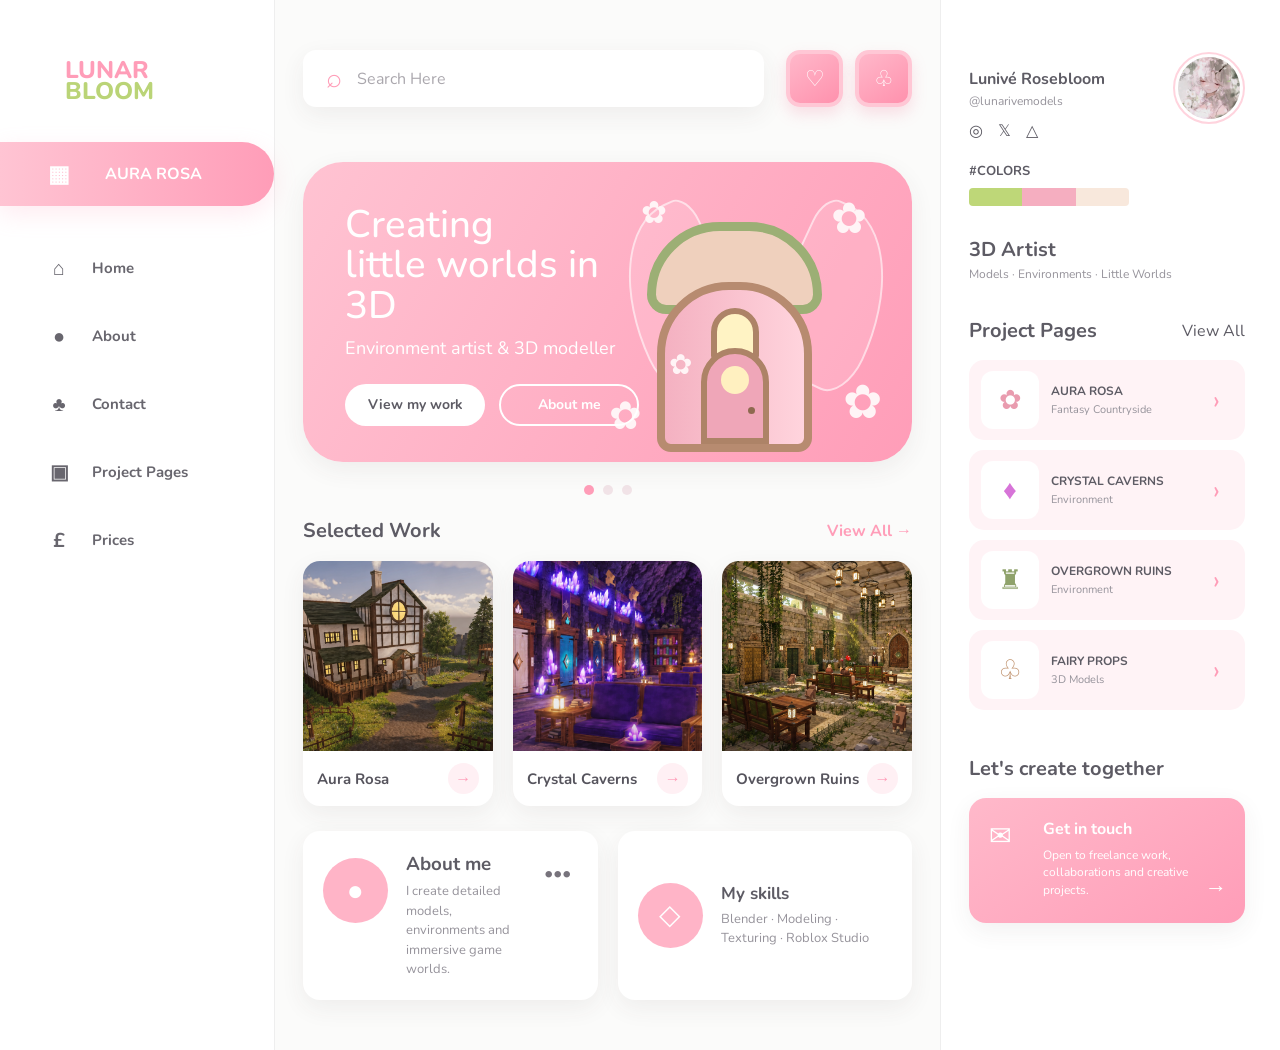
<file: index.html>
<!DOCTYPE html>
<html lang="en">

<head>
<meta charset="UTF-8">
<meta name="viewport" content="width=device-width,initial-scale=1.0">

<title>3D Artist Portfolio | Lunar Bloom</title>

<link rel="preconnect" href="https://fonts.googleapis.com">
<link rel="preconnect" href="https://fonts.gstatic.com" crossorigin>
<link href="https://fonts.googleapis.com/css2?family=Nunito:wght@400;500;600;700;800&display=swap" rel="stylesheet">

<link rel="stylesheet" href="style.css">

<style>
/* PROJECT CARDS */
.home-project{display:block;overflow:hidden;border-radius:17px;background:#fff;box-shadow:0 8px 25px rgba(70,50,60,.07);transition:.25s}
.home-project:hover{transform:translateY(-5px);box-shadow:0 14px 32px rgba(70,50,60,.12)}
.home-project-image{position:relative;height:190px;overflow:hidden}
.home-project-image img{width:100%;height:100%;display:block;object-fit:cover;transition:.45s}
.home-project:hover img{transform:scale(1.045);filter:brightness(1.04)}
.home-project-image:after{content:"";position:absolute;inset:0;background:linear-gradient(180deg,transparent 60%,rgba(25,15,30,.16))}
.home-project-info{height:55px;padding:0 14px;display:flex;align-items:center;justify-content:space-between}
.home-project-info h3{font-size:15px;color:#56545d}
.home-project-arrow{width:31px;height:31px;display:flex;align-items:center;justify-content:center;border-radius:50%;background:#fff0f4;color:#ff9db8;transition:.2s}
.home-project:hover .home-project-arrow{background:#ff9db8;color:#fff;transform:translateX(2px)}

/* PROFILE */
.avatar{width:72px;height:72px;padding:3px;overflow:hidden;border:2px solid #ffd4de;border-radius:50%;background:#fff}
.avatar img{width:100%;height:100%;display:block;object-fit:cover;border-radius:50%}

/* ABOUT CARD */
.about-card{align-items:flex-start;transition:.35s ease}
.about-card .information-icon{margin-top:7px}

.about-card-content{
flex:1;
min-width:0
}

.about-short{
margin-top:5px;
color:#96939b;
font-size:13px;
line-height:1.5
}

.about-expanded{
max-height:0;
overflow:hidden;
opacity:0;
transition:max-height .45s ease,opacity .3s ease,margin .3s ease
}

.about-card.expanded .about-expanded{
max-height:300px;
margin-top:13px;
opacity:1
}

.about-expanded p{
margin:0 0 12px;
color:#96939b;
font-size:13px;
line-height:1.65
}

.about-read-more{
display:inline-flex;
align-items:center;
gap:5px;
color:#e883a1;
font-size:12px;
font-weight:800
}

.about-read-more:hover{
color:#cf6e8d
}

.about-toggle{
flex:0 0 auto;
margin:5px 0 0 10px;
padding:5px 7px;
border:0;
background:none;
color:#77737c;
font-size:18px;
cursor:pointer;
transition:.2s
}

.about-toggle:hover{
color:#ff9db8
}

.about-card.expanded .about-toggle{
transform:rotate(90deg);
color:#ff9db8
}

/* CLEAN SIDEBAR */
.sidebar{padding-bottom:40px}
.main-nav{margin-top:5px}

@media(max-width:850px){
.home-project-image{height:240px}
}

@media(max-width:520px){
.home-project-image{height:210px}
}
</style>

</head>

<body>

<div class="portfolio">


<!-- LEFT SIDEBAR -->
<aside class="sidebar">

<div class="brand">
<span class="brand-pink">LUNAR</span>
<span class="brand-green">BLOOM</span>
</div>

<div class="current-project">
<span class="current-icon">▦</span>
<span>AURA ROSA</span>
</div>

<nav class="main-nav">

<a href="#home" class="nav-item">
<span class="nav-icon">⌂</span>
<span>Home</span>
</a>

<a href="about.html" class="nav-item">
<span class="nav-icon">●</span>
<span>About</span>
</a>

<a href="contact.html" class="nav-item">
<span class="nav-icon">♣</span>
<span>Contact</span>
</a>

<a href="projects.html" class="nav-item">
<span class="nav-icon">▣</span>
<span>Project Pages</span>
</a>

<a href="prices.html" class="nav-item">
<span class="nav-icon">£</span>
<span>Prices</span>
</a>

</nav>

</aside>


<!-- CENTER -->
<main class="content" id="home">


<!-- TOP -->
<header class="topbar">

<div class="search">

<span class="search-symbol">
⌕
</span>

<input
type="text"
id="searchInput"
placeholder="Search Here"
>

</div>

<div class="top-actions">

<button aria-label="Messages">
♡
</button>

<button aria-label="Notifications">
♧
</button>

</div>

</header>


<!-- HERO -->
<section class="hero">

<div class="hero-copy">

<h1>
Creating<br>
little worlds in 3D
</h1>

<p>
Environment artist &amp; 3D modeller
</p>

<div class="hero-actions">

<a href="projects.html" class="primary-button">
View my work
</a>

<a href="about.html" class="secondary-button">
About me
</a>

</div>

</div>


<div class="hero-visual">

<div class="fairy-wing wing-left"></div>
<div class="fairy-wing wing-right"></div>

<div class="cottage">

<div class="cottage-top"></div>

<div class="cottage-main">

<div class="cottage-window"></div>

<div class="cottage-door">
<span class="door-window"></span>
<span class="door-handle"></span>
</div>

</div>

</div>

<span class="hero-flower flower-1">✿</span>
<span class="hero-flower flower-2">✿</span>
<span class="hero-flower flower-3">✿</span>
<span class="hero-flower flower-4">✿</span>
<span class="hero-flower flower-5">✿</span>

</div>

</section>


<div class="hero-dots">
<button class="hero-dot active"></button>
<button class="hero-dot"></button>
<button class="hero-dot"></button>
</div>


<!-- SELECTED WORK -->
<section class="projects" id="projects">

<div class="section-header">

<h2>
Selected Work
</h2>

<a href="projects.html">
<button>
View All →
</button>
</a>

</div>


<div class="project-cards">


<!-- AURA ROSA -->
<a href="aura-rosa.html" class="home-project" data-project="aura rosa">

<div class="home-project-image">

<img
src="aura-rosa-hero.png"
alt="Aura Rosa fantasy countryside environment"
>

</div>

<div class="home-project-info">

<h3>
Aura Rosa
</h3>

<span class="home-project-arrow">
→
</span>

</div>

</a>


<!-- CRYSTAL CAVERNS -->
<a href="crystal-caverns.html" class="home-project" data-project="crystal caverns">

<div class="home-project-image">

<img
src="crystal-caverns-card.png"
alt="Crystal Caverns fantasy environment"
>

</div>

<div class="home-project-info">

<h3>
Crystal Caverns
</h3>

<span class="home-project-arrow">
→
</span>

</div>

</a>


<!-- OVERGROWN RUINS -->
<a href="overgrown-ruins.html" class="home-project" data-project="overgrown ruins">

<div class="home-project-image">

<img
src="overgrown-ruins-hero.png"
alt="Overgrown Ruins environment"
>

</div>

<div class="home-project-info">

<h3>
Overgrown Ruins
</h3>

<span class="home-project-arrow">
→
</span>

</div>

</a>

</div>

</section>


<!-- ABOUT + SKILLS -->
<section class="information">


<!-- EXPANDABLE ABOUT -->
<article class="information-card about-card" id="aboutCard">

<div class="information-icon">
●
</div>

<div class="about-card-content">

<h3>
About me
</h3>

<p class="about-short">
I create detailed models, environments and immersive game worlds.
</p>


<div class="about-expanded" id="aboutExpanded">

<p>
I've been working with 3D modelling for around two years,
creating environments, buildings, props, maps and other
game assets. I especially enjoy mid-to-low poly work where
I have the creative freedom to experiment with different
worlds and ideas while keeping the player's experience in mind.
</p>

<a href="about.html" class="about-read-more">
Read full story →
</a>

</div>

</div>


<button
class="about-toggle"
id="aboutToggle"
type="button"
aria-label="Expand About Me"
aria-expanded="false"
>
•••
</button>

</article>


<!-- SKILLS -->
<article class="information-card">

<div class="information-icon cube">
◇
</div>

<div class="information-copy">

<h3>
My skills
</h3>

<p>
Blender · Modeling · Texturing · Roblox Studio
</p>

</div>

</article>

</section>

</main>



<!-- RIGHT PANEL -->
<aside class="profile-panel">


<!-- PROFILE -->
<section class="profile">

<div class="profile-top">

<div class="profile-name">

<strong>
Lunivé Rosebloom
</strong>

<span>
@lunarivemodels
</span>

</div>

<div class="avatar">

<img
src="profile-picture.jpg"
alt="Lunivé Rosebloom profile picture"
>

</div>

</div>


<div class="socials">

<a
href="https://www.instagram.com/kait_kaitlin.katie/"
target="_blank"
rel="noopener noreferrer"
aria-label="Instagram"
>
◎
</a>

<a href="#" aria-label="X">
𝕏
</a>

<a href="#" aria-label="ArtStation">
△
</a>

</div>


<strong class="palette-title">
#COLORS
</strong>

<div class="palette">
<span class="palette-green"></span>
<span class="palette-pink"></span>
<span class="palette-cream"></span>
</div>

</section>


<!-- ARTIST -->
<section class="artist-info">

<div class="panel-heading">

<div>

<h2>
3D Artist
</h2>

<p>
Models · Environments · Little Worlds
</p>

</div>

</div>

</section>


<!-- PROJECT PAGES -->
<section class="project-pages">

<div class="panel-heading">

<h2>
Project Pages
</h2>

<a href="projects.html">
View All
</a>

</div>


<a href="aura-rosa.html" class="side-project">

<div class="side-image floral-side">
✿
</div>

<div class="side-project-text">
<strong>AURA ROSA</strong>
<span>Fantasy Countryside</span>
</div>

<span class="side-arrow">›</span>

</a>


<a href="crystal-caverns.html" class="side-project">

<div class="side-image crystal-side">
♦
</div>

<div class="side-project-text">
<strong>CRYSTAL CAVERNS</strong>
<span>Environment</span>
</div>

<span class="side-arrow">›</span>

</a>


<a href="overgrown-ruins.html" class="side-project">

<div class="side-image ruins-side">
♜
</div>

<div class="side-project-text">
<strong>OVERGROWN RUINS</strong>
<span>Environment</span>
</div>

<span class="side-arrow">›</span>

</a>


<a href="fairy-props.html" class="side-project">

<div class="side-image props-side">
♧
</div>

<div class="side-project-text">
<strong>FAIRY PROPS</strong>
<span>3D Models</span>
</div>

<span class="side-arrow">›</span>

</a>

</section>


<!-- CONTACT -->
<section class="contact">

<div class="panel-heading">

<h2>
Let's create together
</h2>

</div>


<a class="contact-box" href="contact.html">

<div class="contact-icon">
✉
</div>

<div class="contact-copy">

<strong>
Get in touch
</strong>

<span>
Open to freelance work,
collaborations and creative projects.
</span>

</div>

<span class="contact-arrow">
→
</span>

</a>

</section>

</aside>

</div>


<script src="script.js"></script>

<script>
const aboutToggle = document.getElementById("aboutToggle");
const aboutCard = document.getElementById("aboutCard");

aboutToggle.addEventListener("click", () => {
    const expanded = aboutCard.classList.toggle("expanded");

    aboutToggle.setAttribute("aria-expanded", expanded);

    aboutToggle.setAttribute(
        "aria-label",
        expanded ? "Collapse About Me" : "Expand About Me"
    );
});
</script>

</body>
</html>

<!-- ===== COMPLETE INDEX.HTML - END ===== -->
</file>
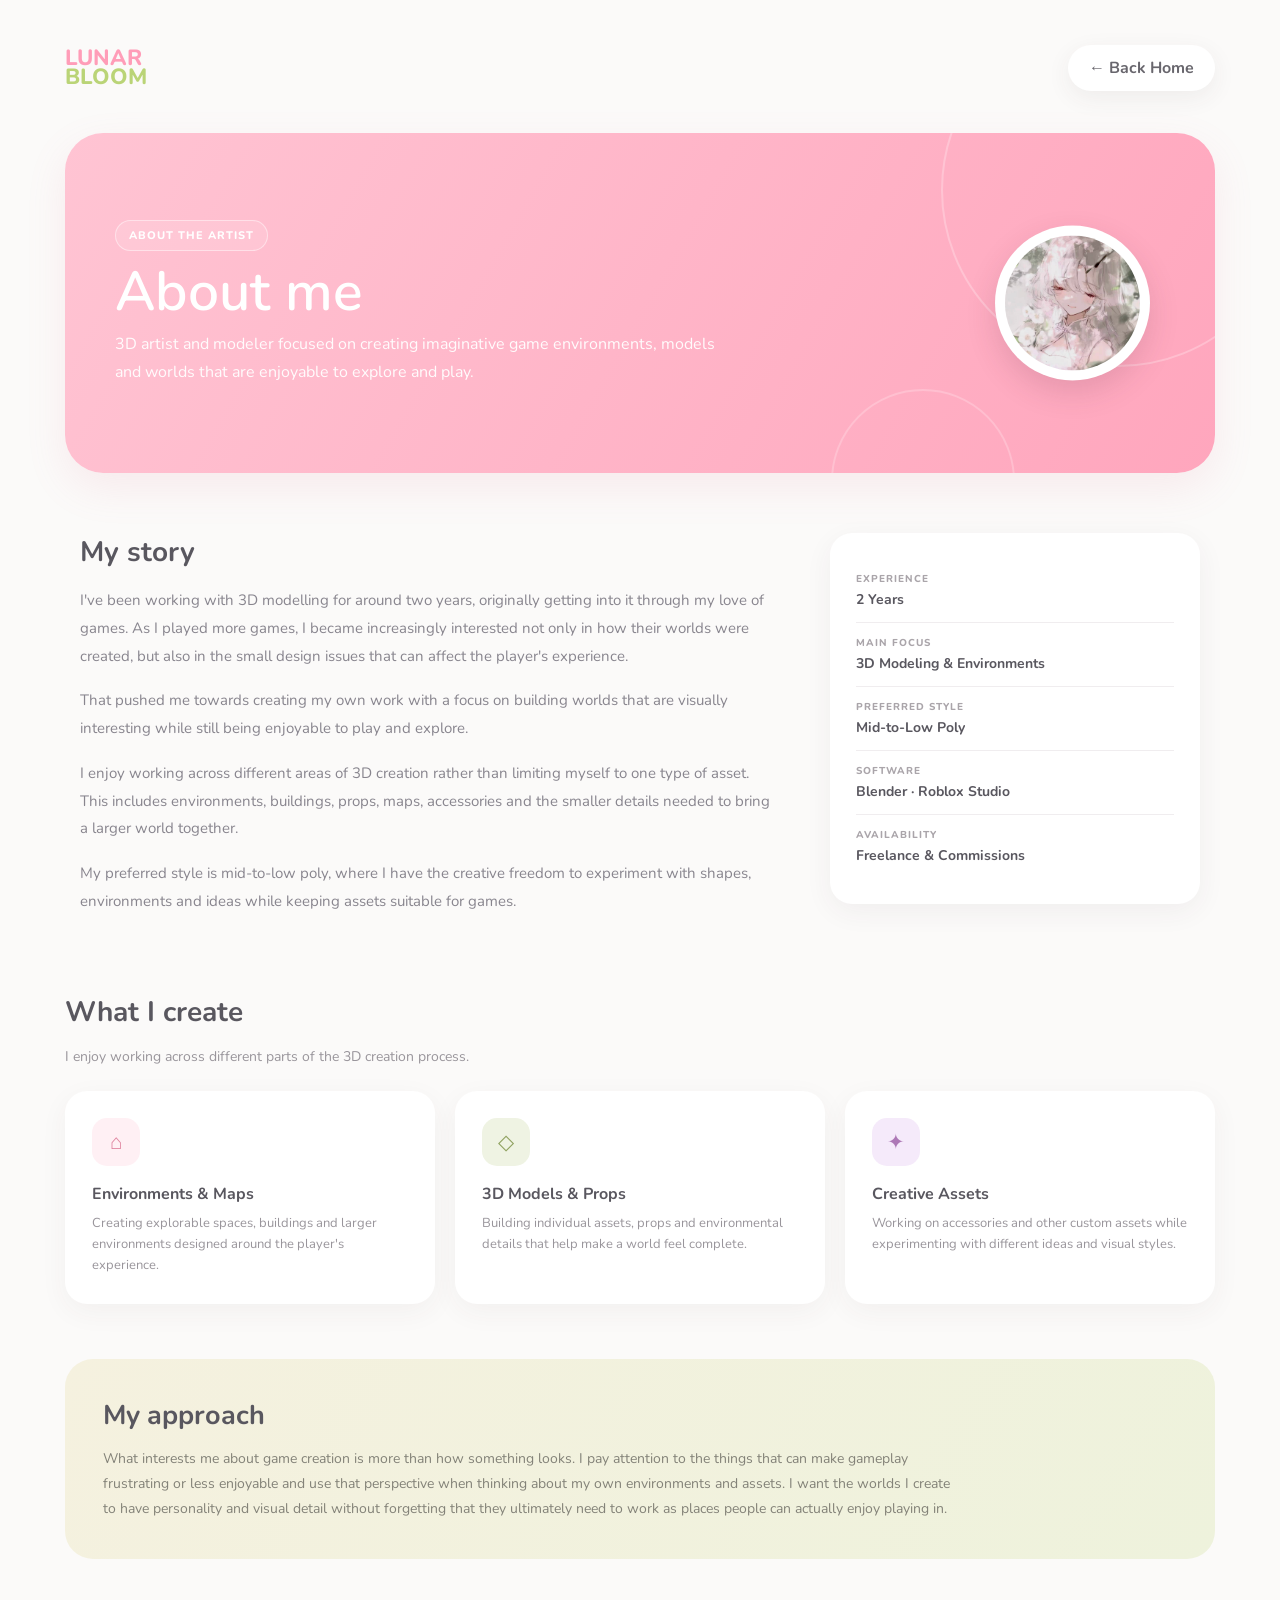
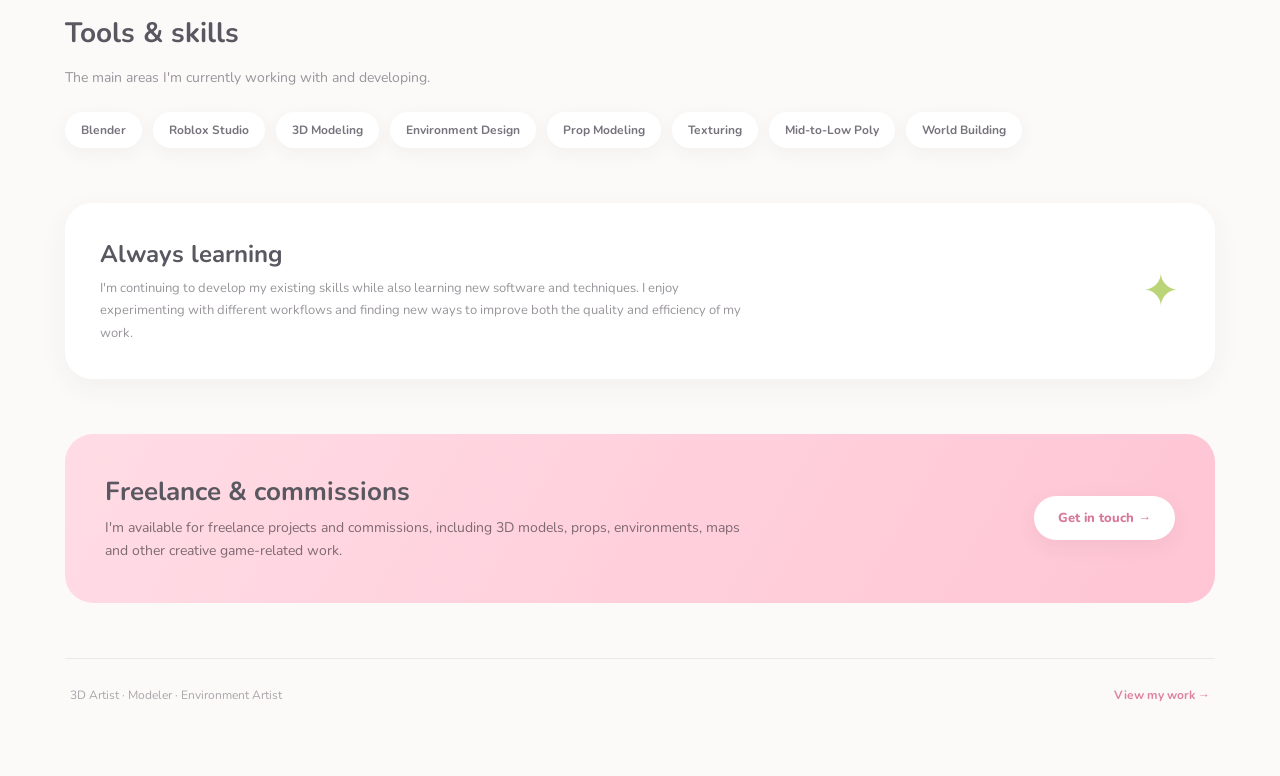
<file: about.html>
<!DOCTYPE html>
<html lang="en">

<head>
<meta charset="UTF-8">
<meta name="viewport" content="width=device-width, initial-scale=1.0">

<title>About Me | Lunar Bloom</title>

<link rel="preconnect" href="https://fonts.googleapis.com">
<link rel="preconnect" href="https://fonts.gstatic.com" crossorigin>
<link href="https://fonts.googleapis.com/css2?family=Nunito:wght@400;500;600;700;800&display=swap" rel="stylesheet">

<link rel="stylesheet" href="style.css">

<style>
*{box-sizing:border-box}

body{
margin:0;
font-family:"Nunito",sans-serif;
background:#fbfaf9;
color:#59575f
}

a{text-decoration:none;color:inherit}

.about-page{
min-height:100vh;
padding:45px
}

.about-container{
max-width:1150px;
margin:auto
}

/* TOP */
.about-top{
margin-bottom:42px;
display:flex;
align-items:center;
justify-content:space-between
}

.about-brand{
font-size:22px;
font-weight:800;
line-height:19px
}

.about-brand span{display:block}
.brand-pink{color:#ff9db8}
.brand-green{color:#bad477}

.back-home{
padding:12px 21px;
border-radius:25px;
background:#fff;
color:#68666d;
font-weight:700;
box-shadow:0 7px 25px rgba(70,50,60,.07);
transition:.2s
}

.back-home:hover{
transform:translateY(-2px);
color:#ff8fac
}

/* HERO */
.about-hero{
position:relative;
min-height:340px;
padding:50px;
display:flex;
align-items:center;
overflow:hidden;
border-radius:38px;
background:linear-gradient(120deg,#ffc4d3,#ffa6bd);
color:#fff;
box-shadow:0 15px 40px rgba(220,120,150,.12)
}

.about-hero:before{
content:"";
position:absolute;
width:350px;
height:350px;
right:-80px;
top:-120px;
border:2px solid rgba(255,255,255,.25);
border-radius:50%
}

.about-hero:after{
content:"";
position:absolute;
width:180px;
height:180px;
right:200px;
bottom:-100px;
border:2px solid rgba(255,255,255,.22);
border-radius:50%
}

.hero-content{
position:relative;
z-index:2;
max-width:650px
}

.hero-label{
display:inline-block;
margin-bottom:13px;
padding:7px 13px;
border:1px solid rgba(255,255,255,.45);
border-radius:20px;
background:rgba(255,255,255,.12);
font-size:11px;
font-weight:800;
letter-spacing:1px
}

.about-hero h1{
margin:0 0 12px;
font-size:55px;
font-weight:600;
line-height:1
}

.about-hero p{
max-width:600px;
margin:0;
font-size:16px;
line-height:1.7;
opacity:.95
}

.hero-profile{
position:absolute;
z-index:2;
right:65px;
top:50%;
width:155px;
height:155px;
padding:5px;
transform:translateY(-50%);
overflow:hidden;
border:5px solid rgba(255,255,255,.85);
border-radius:50%;
background:#fff;
box-shadow:0 12px 30px rgba(90,40,60,.15)
}

.hero-profile img{
width:100%;
height:100%;
display:block;
object-fit:cover;
border-radius:50%
}

/* BIO */
.bio{
padding:60px 15px;
display:grid;
grid-template-columns:1.5fr .8fr;
gap:55px
}

.bio h2,
.section-title h2{
margin:0 0 16px;
font-size:28px
}

.bio-text p{
margin:0 0 17px;
color:#88858e;
font-size:15px;
line-height:1.85
}

.quick-info{
padding:26px;
align-self:start;
border-radius:22px;
background:#fff;
box-shadow:0 8px 28px rgba(70,50,60,.06)
}

.info-row{
padding:13px 0;
border-bottom:1px solid #f0edef
}

.info-row:last-child{border:0}

.info-row span,
.info-row strong{
display:block
}

.info-row span{
margin-bottom:4px;
color:#aaa5aa;
font-size:10px;
font-weight:800;
letter-spacing:1px;
text-transform:uppercase
}

.info-row strong{
font-size:14px
}

/* WHAT I CREATE */
.section-title{
margin-bottom:25px
}

.section-title p{
margin:0;
color:#99959b;
font-size:14px
}

.create-grid{
display:grid;
grid-template-columns:repeat(3,1fr);
gap:20px
}

.create-card{
padding:27px;
border-radius:22px;
background:#fff;
box-shadow:0 8px 28px rgba(70,50,60,.05);
transition:.25s
}

.create-card:hover{
transform:translateY(-4px);
box-shadow:0 14px 32px rgba(70,50,60,.09)
}

.create-icon{
width:48px;
height:48px;
margin-bottom:17px;
display:flex;
align-items:center;
justify-content:center;
border-radius:15px;
background:#fff0f4;
color:#df829e;
font-size:21px
}

.green-icon{
background:#eff3e3;
color:#8fa15f
}

.purple-icon{
background:#f5eafa;
color:#ad78b6
}

.create-card h3{
margin:0 0 8px;
font-size:16px
}

.create-card p{
margin:0;
color:#99959b;
font-size:13px;
line-height:1.65
}

/* APPROACH */
.approach{
margin-top:55px;
padding:38px;
border-radius:28px;
background:linear-gradient(120deg,#f5f1df,#eef2dc)
}

.approach h2{
margin:0 0 12px;
font-size:27px
}

.approach p{
max-width:850px;
margin:0;
color:#838278;
font-size:14px;
line-height:1.8
}

/* SKILLS */
.skills-section{
margin-top:55px
}

.skills{
display:flex;
flex-wrap:wrap;
gap:11px
}

.skill{
padding:10px 16px;
border-radius:22px;
background:#fff;
box-shadow:0 5px 18px rgba(70,50,60,.05);
color:#77737c;
font-size:12px;
font-weight:700
}

/* LEARNING */
.learning{
margin-top:55px;
padding:35px;
display:flex;
align-items:center;
justify-content:space-between;
gap:30px;
border-radius:27px;
background:#fff;
box-shadow:0 8px 28px rgba(70,50,60,.05)
}

.learning h2{
margin:0 0 7px;
font-size:24px
}

.learning p{
max-width:650px;
margin:0;
color:#99959b;
font-size:13px;
line-height:1.7
}

.learning-icon{
font-size:45px;
color:#bad477
}

/* AVAILABILITY */
.availability{
margin-top:55px;
padding:40px;
display:flex;
align-items:center;
justify-content:space-between;
gap:30px;
border-radius:28px;
background:linear-gradient(120deg,#ffdce5,#ffc5d4)
}

.availability h2{
margin:0 0 7px;
font-size:26px
}

.availability p{
max-width:650px;
margin:0;
color:#7e6971;
font-size:14px;
line-height:1.7
}

.contact-button{
padding:13px 24px;
flex-shrink:0;
border-radius:25px;
background:#fff;
color:#d97998;
font-size:13px;
font-weight:800;
box-shadow:0 6px 20px rgba(100,50,70,.07);
transition:.2s
}

.contact-button:hover{
transform:translateX(3px)
}

/* FOOTER */
.about-footer{
margin-top:55px;
padding:28px 5px;
display:flex;
align-items:center;
justify-content:space-between;
border-top:1px solid #ebe8e9;
color:#aaa5aa;
font-size:12px
}

.about-footer a{
color:#df829e;
font-weight:700
}

/* RESPONSIVE */
@media(max-width:850px){

.about-page{padding:25px}

.hero-profile{
width:115px;
height:115px;
right:35px
}

.about-hero h1{
font-size:45px
}

.hero-content{
max-width:500px
}

.bio{
grid-template-columns:1fr;
gap:30px
}

.create-grid{
grid-template-columns:1fr 1fr
}

}

@media(max-width:600px){

.about-page{padding:18px}

.about-hero{
padding:35px 25px 160px
}

.about-hero h1{
font-size:40px
}

.hero-profile{
width:105px;
height:105px;
left:25px;
right:auto;
top:auto;
bottom:28px;
transform:none
}

.bio{
padding:45px 5px
}

.create-grid{
grid-template-columns:1fr
}

.approach,
.learning,
.availability{
padding:27px
}

.learning,
.availability{
align-items:flex-start;
flex-direction:column
}

.about-footer{
align-items:flex-start;
flex-direction:column;
gap:10px
}

}
</style>

</head>

<body>

<div class="about-page">
<div class="about-container">


<!-- TOP -->
<header class="about-top">

<a href="index.html" class="about-brand">
<span class="brand-pink">LUNAR</span>
<span class="brand-green">BLOOM</span>
</a>

<a href="index.html" class="back-home">
← Back Home
</a>

</header>


<!-- HERO -->
<section class="about-hero">

<div class="hero-content">

<span class="hero-label">
ABOUT THE ARTIST
</span>

<h1>
About me
</h1>

<p>
3D artist and modeler focused on creating imaginative
game environments, models and worlds that are enjoyable
to explore and play.
</p>

</div>


<div class="hero-profile">

<img
src="profile-picture.jpg"
alt="Lunivé Rosebloom profile picture"
>

</div>

</section>


<!-- MAIN BIO -->
<section class="bio">

<div class="bio-text">

<h2>
My story
</h2>

<p>
I've been working with 3D modelling for around two years,
originally getting into it through my love of games. As I
played more games, I became increasingly interested not
only in how their worlds were created, but also in the
small design issues that can affect the player's experience.
</p>

<p>
That pushed me towards creating my own work with a focus
on building worlds that are visually interesting while
still being enjoyable to play and explore.
</p>

<p>
I enjoy working across different areas of 3D creation
rather than limiting myself to one type of asset. This
includes environments, buildings, props, maps,
accessories and the smaller details needed to bring a
larger world together.
</p>

<p>
My preferred style is mid-to-low poly, where I have the
creative freedom to experiment with shapes, environments
and ideas while keeping assets suitable for games.
</p>

</div>


<div class="quick-info">

<div class="info-row">
<span>Experience</span>
<strong>2 Years</strong>
</div>

<div class="info-row">
<span>Main Focus</span>
<strong>3D Modeling &amp; Environments</strong>
</div>

<div class="info-row">
<span>Preferred Style</span>
<strong>Mid-to-Low Poly</strong>
</div>

<div class="info-row">
<span>Software</span>
<strong>Blender · Roblox Studio</strong>
</div>

<div class="info-row">
<span>Availability</span>
<strong>Freelance &amp; Commissions</strong>
</div>

</div>

</section>


<!-- WHAT I CREATE -->
<section>

<div class="section-title">

<h2>
What I create
</h2>

<p>
I enjoy working across different parts of the 3D creation process.
</p>

</div>


<div class="create-grid">


<article class="create-card">

<div class="create-icon">
⌂
</div>

<h3>
Environments &amp; Maps
</h3>

<p>
Creating explorable spaces, buildings and larger
environments designed around the player's experience.
</p>

</article>


<article class="create-card">

<div class="create-icon green-icon">
◇
</div>

<h3>
3D Models &amp; Props
</h3>

<p>
Building individual assets, props and environmental
details that help make a world feel complete.
</p>

</article>


<article class="create-card">

<div class="create-icon purple-icon">
✦
</div>

<h3>
Creative Assets
</h3>

<p>
Working on accessories and other custom assets while
experimenting with different ideas and visual styles.
</p>

</article>


</div>

</section>


<!-- APPROACH -->
<section class="approach">

<h2>
My approach
</h2>

<p>
What interests me about game creation is more than how
something looks. I pay attention to the things that can
make gameplay frustrating or less enjoyable and use that
perspective when thinking about my own environments and
assets. I want the worlds I create to have personality
and visual detail without forgetting that they ultimately
need to work as places people can actually enjoy playing in.
</p>

</section>


<!-- SKILLS -->
<section class="skills-section">

<div class="section-title">

<h2>
Tools &amp; skills
</h2>

<p>
The main areas I'm currently working with and developing.
</p>

</div>


<div class="skills">

<span class="skill">Blender</span>
<span class="skill">Roblox Studio</span>
<span class="skill">3D Modeling</span>
<span class="skill">Environment Design</span>
<span class="skill">Prop Modeling</span>
<span class="skill">Texturing</span>
<span class="skill">Mid-to-Low Poly</span>
<span class="skill">World Building</span>

</div>

</section>


<!-- LEARNING -->
<section class="learning">

<div>

<h2>
Always learning
</h2>

<p>
I'm continuing to develop my existing skills while also
learning new software and techniques. I enjoy experimenting
with different workflows and finding new ways to improve
both the quality and efficiency of my work.
</p>

</div>

<div class="learning-icon">
✦
</div>

</section>


<!-- AVAILABILITY -->
<section class="availability">

<div>

<h2>
Freelance &amp; commissions
</h2>

<p>
I'm available for freelance projects and commissions,
including 3D models, props, environments, maps and other
creative game-related work.
</p>

</div>

<a href="contact.html" class="contact-button">
Get in touch →
</a>

</section>


<!-- FOOTER -->
<footer class="about-footer">

<span>
3D Artist · Modeler · Environment Artist
</span>

<a href="projects.html">
View my work →
</a>

</footer>


</div>
</div>

</body>
</html>

<!-- ===== COMPLETE ABOUT.HTML - END ===== -->
</file>
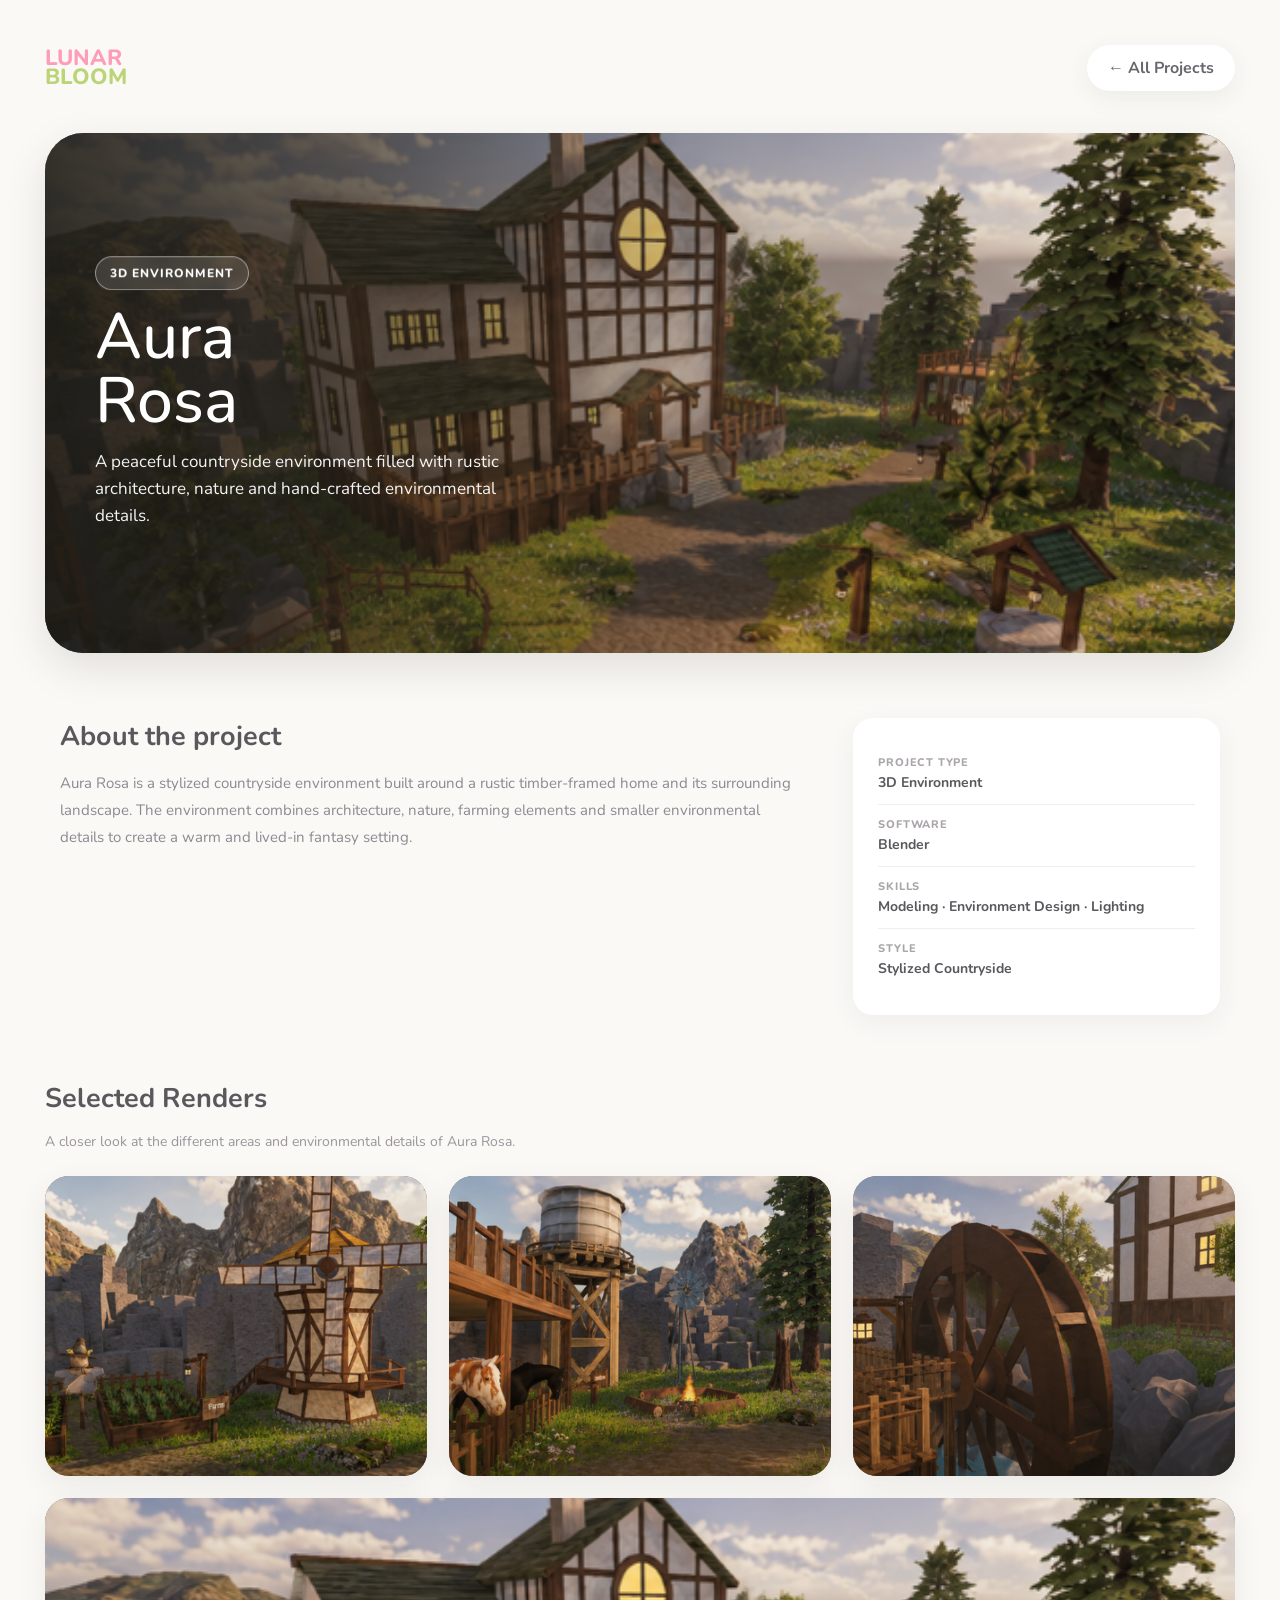
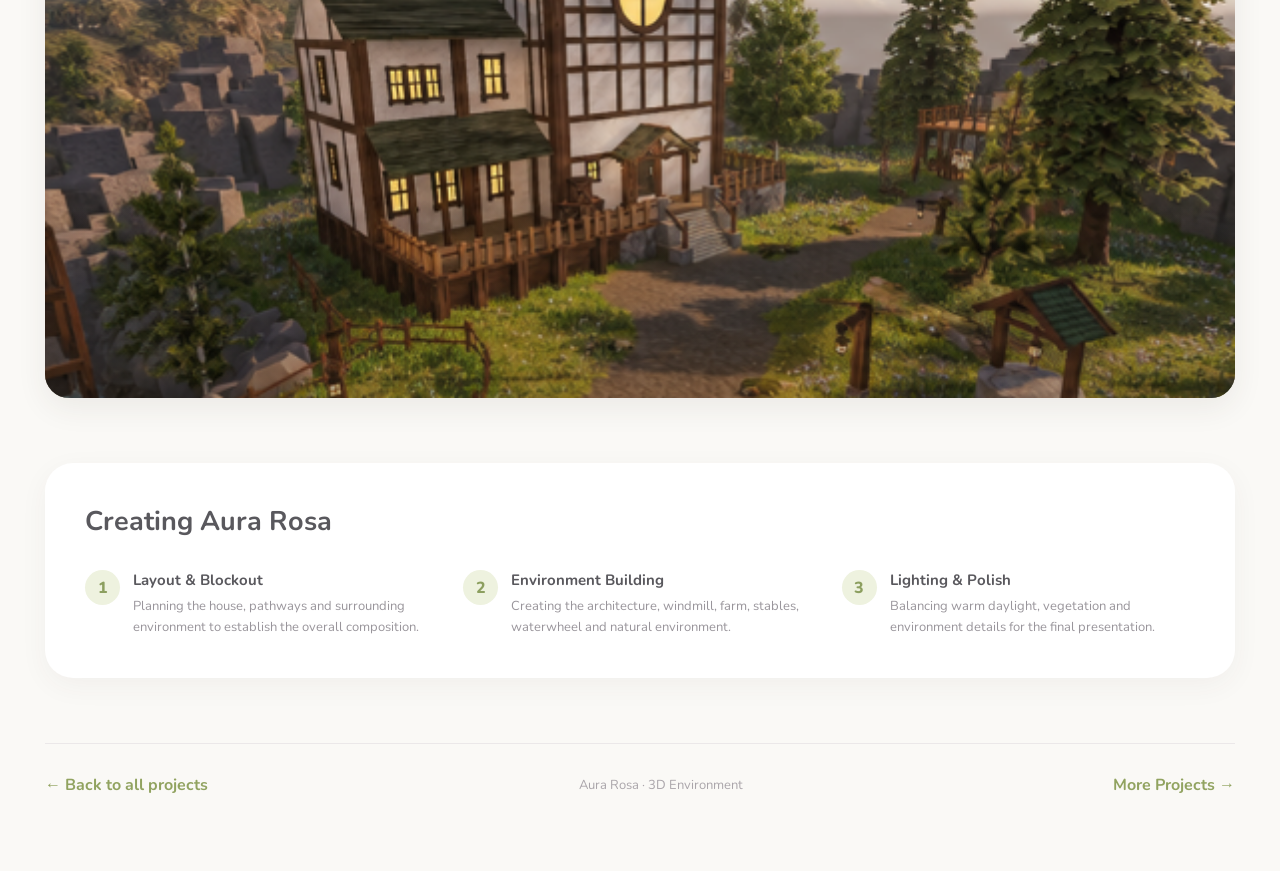
<file: aura-rosa.html>
<!DOCTYPE html>
<html lang="en">

<head>
<meta charset="UTF-8">
<meta name="viewport" content="width=device-width, initial-scale=1.0">

<title>Aura Rosa | 3D Portfolio</title>

<link rel="preconnect" href="https://fonts.googleapis.com">
<link rel="preconnect" href="https://fonts.gstatic.com" crossorigin>
<link href="https://fonts.googleapis.com/css2?family=Nunito:wght@400;500;600;700;800&display=swap" rel="stylesheet">

<link rel="stylesheet" href="style.css">

<style>
.aura-page{min-height:100vh;padding:45px;background:#faf9f6;color:#59585d}
.aura-container{max-width:1250px;margin:auto}

/* TOP */
.aura-top{display:flex;align-items:center;justify-content:space-between;margin-bottom:42px}
.aura-brand{font-size:22px;font-weight:800;line-height:19px}
.aura-brand span{display:block}
.brand-pink{color:#ff9db8}
.brand-green{color:#bad477}

.back-projects{padding:12px 21px;border-radius:25px;background:#fff;color:#68666d;font-weight:700;box-shadow:0 7px 25px rgba(70,50,60,.07);transition:.2s}
.back-projects:hover{transform:translateY(-2px);color:#9aaa68}

/* HERO */
.aura-hero{position:relative;height:520px;overflow:hidden;border-radius:38px;background:#665f50;box-shadow:0 15px 40px rgba(70,55,40,.13)}
.hero-image{position:absolute;inset:0;width:100%;height:100%;object-fit:cover;object-position:center;display:block}
.hero-overlay{position:absolute;inset:0;z-index:2;background:linear-gradient(90deg,rgba(28,27,22,.88) 0%,rgba(38,34,26,.63) 27%,rgba(40,36,27,.2) 53%,rgba(25,23,18,.02) 80%)}
.aura-hero-copy{position:absolute;z-index:5;left:50px;top:50%;transform:translateY(-50%);color:#fff}
.aura-label{display:inline-block;margin-bottom:15px;padding:8px 14px;border:1px solid rgba(255,255,255,.45);border-radius:20px;background:rgba(255,255,255,.13);backdrop-filter:blur(5px);font-size:12px;font-weight:800;letter-spacing:1px}
.aura-hero h1{margin-bottom:15px;font-size:64px;font-weight:500;line-height:1}
.aura-hero p{max-width:410px;font-size:17px;line-height:1.6;opacity:.95}

/* ABOUT */
.project-intro{display:grid;grid-template-columns:2fr 1fr;gap:60px;padding:65px 15px}
.project-intro h2,.renders-title h2{margin-bottom:15px;font-size:27px}
.project-intro p{color:#8d8991;line-height:1.8;font-size:15px}

.project-details{padding:25px;border-radius:20px;background:#fff;box-shadow:0 8px 28px rgba(70,50,60,.06)}
.detail{padding:12px 0;border-bottom:1px solid #f0edef}
.detail:last-child{border:0}
.detail span,.detail strong{display:block}
.detail span{margin-bottom:3px;color:#aaa5aa;font-size:11px;font-weight:800;text-transform:uppercase;letter-spacing:.8px}
.detail strong{font-size:14px}

/* RENDERS */
.renders-title{margin-bottom:25px}
.renders-title p{color:#99959b;font-size:14px}

.render-gallery{display:grid;grid-template-columns:repeat(3,1fr);gap:22px}

.render-card{position:relative;height:300px;overflow:hidden;border-radius:24px;background:#756e5c;box-shadow:0 10px 30px rgba(70,55,40,.08);transition:.25s}

.render-card:hover{transform:translateY(-5px);box-shadow:0 16px 35px rgba(70,55,40,.15)}

.render-card img{width:100%;height:100%;display:block;object-fit:cover;transition:transform .45s ease,filter .45s ease}

.render-card:hover img{transform:scale(1.035);filter:brightness(1.04)}

.render-wide{grid-column:1/-1;height:500px}

.render-caption{position:absolute;left:18px;bottom:18px;z-index:3;padding:8px 13px;border-radius:20px;background:rgba(35,30,23,.7);backdrop-filter:blur(7px);color:#fff;font-size:11px;font-weight:800;letter-spacing:.5px;opacity:0;transform:translateY(5px);transition:.25s}

.render-card:hover .render-caption{opacity:1;transform:translateY(0)}

.render-card:after{content:"";position:absolute;inset:0;background:linear-gradient(180deg,transparent 60%,rgba(30,25,18,.22));pointer-events:none}

/* PROCESS */
.process{margin-top:65px;padding:40px;border-radius:28px;background:#fff;box-shadow:0 8px 28px rgba(70,50,60,.05)}
.process h2{margin-bottom:30px;font-size:27px}
.process-grid{display:grid;grid-template-columns:repeat(3,1fr);gap:25px}
.process-step{position:relative;padding-left:48px}

.step-number{position:absolute;left:0;top:0;width:35px;height:35px;display:flex;align-items:center;justify-content:center;border-radius:50%;background:#eef2df;color:#8c9f5f;font-weight:800}

.process-step h3{margin-bottom:6px;font-size:15px}
.process-step p{color:#99959b;font-size:13px;line-height:1.6}

/* BOTTOM */
.bottom-nav{margin-top:65px;padding:30px 0;display:flex;align-items:center;justify-content:space-between;border-top:1px solid #ebe8e9}
.bottom-nav a{font-weight:700;color:#91a360}
.bottom-nav span{color:#aaa5aa;font-size:13px}

/* RESPONSIVE */
@media(max-width:900px){
.aura-page{padding:25px}
.aura-hero{height:480px}
.aura-hero h1{font-size:50px}
.aura-hero-copy{left:35px}
.project-intro{grid-template-columns:1fr;gap:30px}
.render-gallery{grid-template-columns:1fr 1fr}
.render-wide{grid-column:1/-1;height:400px}
.process-grid{grid-template-columns:1fr}
}

@media(max-width:600px){
.aura-page{padding:18px}
.aura-hero{height:500px}
.aura-hero-copy{left:25px;right:25px}
.aura-hero h1{font-size:42px}
.aura-hero p{max-width:270px;font-size:15px}
.hero-image{object-position:58% center}
.hero-overlay{background:linear-gradient(90deg,rgba(28,27,22,.92),rgba(38,34,26,.4))}
.project-intro{padding:45px 5px}
.render-gallery{grid-template-columns:1fr}
.render-card,.render-wide{grid-column:auto;height:280px}
.process{padding:25px}
.bottom-nav{align-items:flex-start;flex-direction:column;gap:15px}
}
</style>

</head>

<body>

<div class="aura-page">
<div class="aura-container">

<!-- TOP -->
<header class="aura-top">

<a href="index.html" class="aura-brand">
<span class="brand-pink">LUNAR</span>
<span class="brand-green">BLOOM</span>
</a>

<a href="projects.html" class="back-projects">
← All Projects
</a>

</header>


<!-- HERO -->
<section class="aura-hero">

<img
src="aura-rosa-hero.png"
alt="Aura Rosa fantasy countryside environment"
class="hero-image"
>

<div class="hero-overlay"></div>

<div class="aura-hero-copy">

<span class="aura-label">
3D ENVIRONMENT
</span>

<h1>
Aura<br>
Rosa
</h1>

<p>
A peaceful countryside environment filled
with rustic architecture, nature and
hand-crafted environmental details.
</p>

</div>

</section>


<!-- ABOUT -->
<section class="project-intro">

<div>

<h2>About the project</h2>

<p>
Aura Rosa is a stylized countryside environment built
around a rustic timber-framed home and its surrounding
landscape. The environment combines architecture, nature,
farming elements and smaller environmental details to
create a warm and lived-in fantasy setting.
</p>

</div>


<div class="project-details">

<div class="detail">
<span>Project Type</span>
<strong>3D Environment</strong>
</div>

<div class="detail">
<span>Software</span>
<strong>Blender</strong>
</div>

<div class="detail">
<span>Skills</span>
<strong>Modeling · Environment Design · Lighting</strong>
</div>

<div class="detail">
<span>Style</span>
<strong>Stylized Countryside</strong>
</div>

</div>

</section>


<!-- SELECTED RENDERS -->
<section>

<div class="renders-title">

<h2>Selected Renders</h2>

<p>
A closer look at the different areas and environmental details of Aura Rosa.
</p>

</div>


<div class="render-gallery">

<!-- WINDMILL -->
<div class="render-card">

<img
src="aura-rosa-windmill.png"
alt="Aura Rosa windmill and farm"
>

<span class="render-caption">
WINDMILL &amp; FARM
</span>

</div>


<!-- STABLES -->
<div class="render-card">

<img
src="aura-rosa-stables.png"
alt="Aura Rosa horse stables and campfire"
>

<span class="render-caption">
STABLES
</span>

</div>


<!-- WATERWHEEL -->
<div class="render-card">

<img
src="aura-rosa-waterwheel.png"
alt="Aura Rosa wooden waterwheel"
>

<span class="render-caption">
WATERWHEEL
</span>

</div>


<!-- WIDE ENVIRONMENT -->
<div class="render-card render-wide">

<img
src="aura-rosa-hero.png"
alt="Wide view of Aura Rosa"
>

<span class="render-caption">
FULL ENVIRONMENT
</span>

</div>

</div>

</section>


<!-- PROCESS -->
<section class="process">

<h2>Creating Aura Rosa</h2>

<div class="process-grid">

<div class="process-step">

<span class="step-number">1</span>

<h3>Layout &amp; Blockout</h3>

<p>
Planning the house, pathways and surrounding
environment to establish the overall composition.
</p>

</div>


<div class="process-step">

<span class="step-number">2</span>

<h3>Environment Building</h3>

<p>
Creating the architecture, windmill, farm,
stables, waterwheel and natural environment.
</p>

</div>


<div class="process-step">

<span class="step-number">3</span>

<h3>Lighting &amp; Polish</h3>

<p>
Balancing warm daylight, vegetation and
environment details for the final presentation.
</p>

</div>

</div>

</section>


<!-- BOTTOM -->
<footer class="bottom-nav">

<a href="projects.html">
← Back to all projects
</a>

<span>
Aura Rosa · 3D Environment
</span>

<a href="projects.html">
More Projects →
</a>

</footer>

</div>
</div>

</body>
</html>

<!-- ===== COMPLETE AURA-ROSA.HTML - END ===== -->
</file>
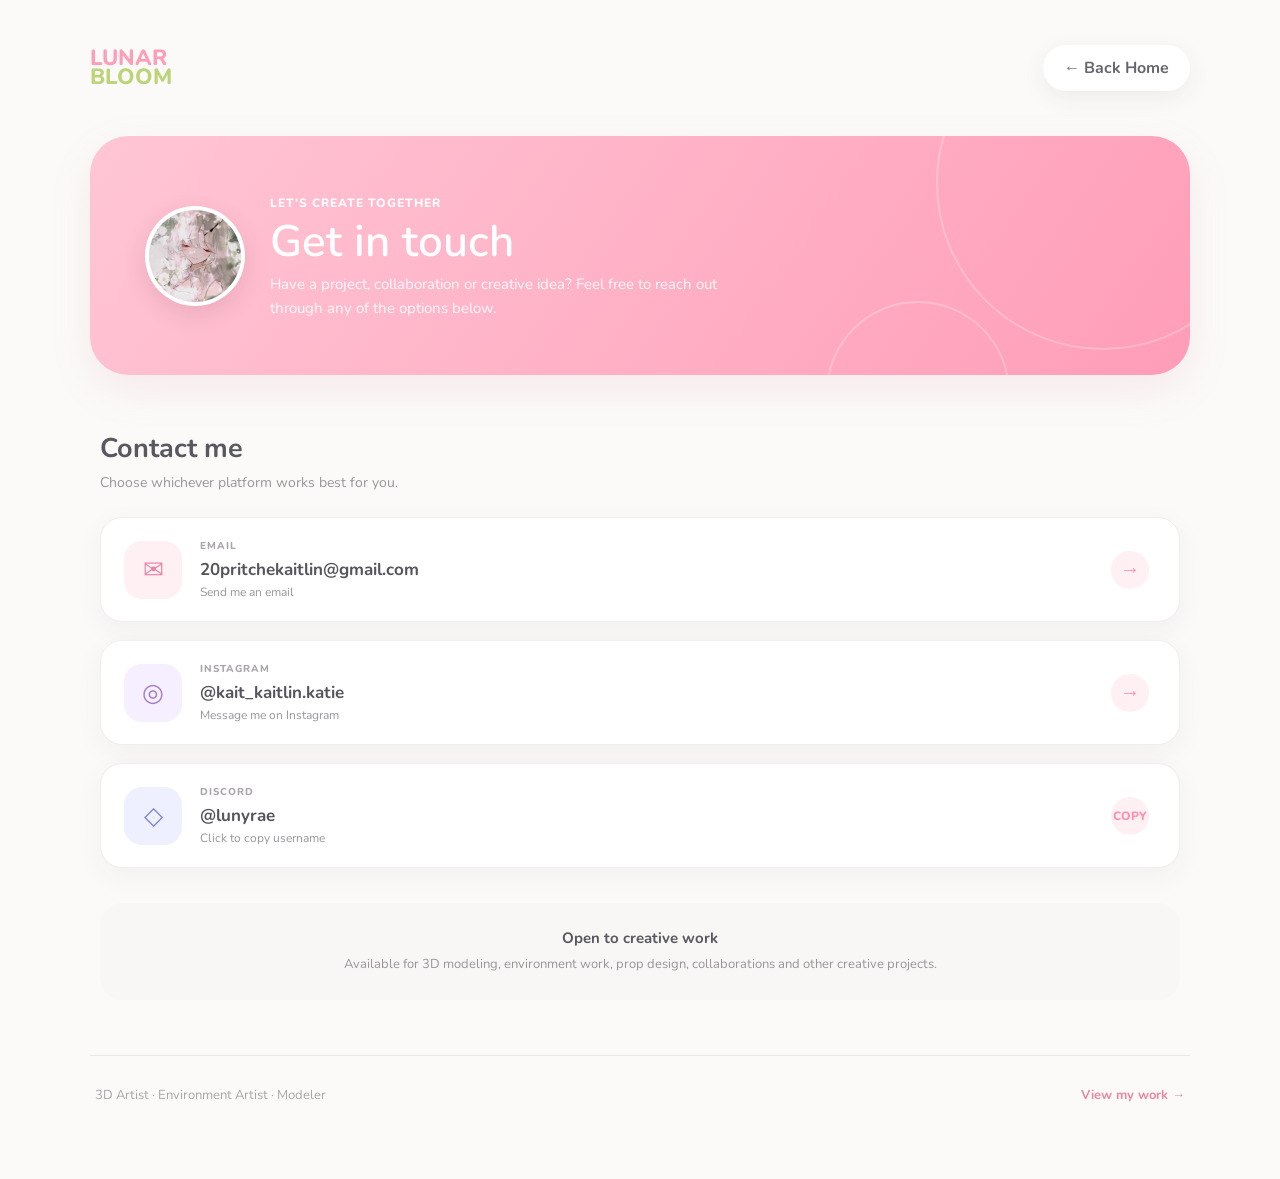
<file: contact.html>
<!DOCTYPE html>
<html lang="en">

<head>
<meta charset="UTF-8">
<meta name="viewport" content="width=device-width, initial-scale=1.0">

<title>Contact | Lunar Bloom</title>

<link rel="preconnect" href="https://fonts.googleapis.com">
<link rel="preconnect" href="https://fonts.gstatic.com" crossorigin>

<link href="https://fonts.googleapis.com/css2?family=Nunito:wght@400;500;600;700;800&display=swap" rel="stylesheet">

<link rel="stylesheet" href="style.css">

<style>
.contact-page{
min-height:100vh;
padding:45px;
background:#fbfaf9;
color:#59585f
}

.contact-container{
max-width:1100px;
margin:auto
}

/* TOP */
.contact-top{
display:flex;
align-items:center;
justify-content:space-between;
margin-bottom:45px
}

.contact-brand{
font-size:22px;
font-weight:800;
line-height:19px
}

.contact-brand span{
display:block
}

.brand-pink{color:#ff9db8}
.brand-green{color:#bad477}

.back-home{
padding:12px 21px;
border-radius:25px;
background:#fff;
color:#68666d;
font-weight:700;
box-shadow:0 7px 25px rgba(70,50,60,.07);
transition:.2s
}

.back-home:hover{
transform:translateY(-2px);
color:#ff8fac
}

/* HERO */
.contact-hero{
position:relative;
overflow:hidden;
padding:55px;
border-radius:38px;
background:linear-gradient(125deg,#ffc6d5,#ff9db8);
color:#fff;
box-shadow:0 15px 40px rgba(220,120,150,.13)
}

.contact-hero:before,
.contact-hero:after{
content:"";
position:absolute;
border:2px solid rgba(255,255,255,.25);
border-radius:50%
}

.contact-hero:before{
width:330px;
height:330px;
right:-80px;
top:-120px
}

.contact-hero:after{
width:180px;
height:180px;
right:180px;
bottom:-110px
}

.contact-profile{
position:relative;
z-index:2;
display:flex;
align-items:center;
gap:25px
}

.contact-avatar{
width:100px;
height:100px;
flex:0 0 100px;
padding:4px;
overflow:hidden;
border-radius:50%;
background:#fff;
box-shadow:0 8px 25px rgba(80,40,60,.12)
}

.contact-avatar img{
width:100%;
height:100%;
display:block;
object-fit:cover;
border-radius:50%
}

.contact-heading{
position:relative;
z-index:2
}

.contact-heading span{
display:inline-block;
margin-bottom:8px;
font-size:12px;
font-weight:800;
letter-spacing:1px
}

.contact-heading h1{
margin-bottom:7px;
font-size:44px;
font-weight:600;
line-height:1.05
}

.contact-heading p{
max-width:500px;
font-size:15px;
line-height:1.6;
opacity:.92
}

/* CONTACT SECTION */
.contact-content{
padding:55px 10px
}

.contact-title{
margin-bottom:25px
}

.contact-title h2{
margin-bottom:6px;
font-size:27px
}

.contact-title p{
color:#99959b;
font-size:14px
}

.contact-list{
display:grid;
gap:18px
}

.contact-method{
width:100%;
min-height:105px;
padding:20px 23px;
display:grid;
grid-template-columns:58px 1fr 45px;
align-items:center;
gap:18px;
border:1px solid #f2edef;
border-radius:22px;
background:#fff;
box-shadow:0 8px 28px rgba(70,50,60,.05);
text-align:left;
transition:.25s
}

a.contact-method:hover,
button.contact-method:hover{
transform:translateY(-4px);
box-shadow:0 14px 32px rgba(70,50,60,.10)
}

.contact-method-icon{
width:58px;
height:58px;
display:flex;
align-items:center;
justify-content:center;
border-radius:18px;
background:#fff0f4;
color:#e987a3;
font-size:25px
}

.instagram .contact-method-icon{
background:#f5efff;
color:#a77cc5
}

.discord .contact-method-icon{
background:#eef0ff;
color:#7d83c9
}

.contact-method-info small,
.contact-method-info strong,
.contact-method-info span{
display:block
}

.contact-method-info small{
margin-bottom:5px;
color:#aaa5aa;
font-size:10px;
font-weight:800;
letter-spacing:1px
}

.contact-method-info strong{
color:#56545d;
font-size:17px
}

.contact-method-info span{
margin-top:3px;
color:#99959b;
font-size:12px
}

.contact-method-arrow{
width:38px;
height:38px;
display:flex;
align-items:center;
justify-content:center;
border-radius:50%;
background:#fff0f4;
color:#ff8fac;
font-size:20px
}

.discord-copy{
font-size:12px;
font-weight:800
}

/* NOTE */
.contact-note{
margin-top:35px;
padding:25px;
border-radius:22px;
background:#f8f7f5;
text-align:center
}

.contact-note strong{
display:block;
margin-bottom:6px;
font-size:15px
}

.contact-note p{
color:#99959b;
font-size:13px;
line-height:1.6
}

/* FOOTER */
.contact-footer{
padding:30px 5px;
display:flex;
align-items:center;
justify-content:space-between;
border-top:1px solid #ebe8e9;
color:#aaa5aa;
font-size:13px
}

.contact-footer a{
color:#e987a3;
font-weight:700
}

/* RESPONSIVE */
@media(max-width:650px){

.contact-page{
padding:18px
}

.contact-hero{
padding:35px 25px
}

.contact-profile{
align-items:flex-start;
flex-direction:column
}

.contact-avatar{
width:85px;
height:85px;
flex-basis:85px
}

.contact-heading h1{
font-size:37px
}

.contact-content{
padding:40px 0
}

.contact-method{
grid-template-columns:50px 1fr 38px;
padding:17px;
gap:13px
}

.contact-method-icon{
width:50px;
height:50px
}

.contact-method-info strong{
font-size:14px
}

.contact-footer{
align-items:flex-start;
flex-direction:column;
gap:10px
}

}
</style>

</head>

<body>

<div class="contact-page">

<div class="contact-container">


<!-- TOP -->
<header class="contact-top">

<a href="index.html" class="contact-brand">

<span class="brand-pink">
LUNAR
</span>

<span class="brand-green">
BLOOM
</span>

</a>


<a href="index.html" class="back-home">
← Back Home
</a>

</header>


<!-- HERO -->
<section class="contact-hero">

<div class="contact-profile">

<div class="contact-avatar">

<img
src="profile-picture.jpg"
alt="Lunivé Rosebloom profile picture"
>

</div>


<div class="contact-heading">

<span>
LET'S CREATE TOGETHER
</span>

<h1>
Get in touch
</h1>

<p>
Have a project, collaboration or creative idea?
Feel free to reach out through any of the options below.
</p>

</div>

</div>

</section>


<!-- CONTACT INFORMATION -->
<main class="contact-content">


<div class="contact-title">

<h2>
Contact me
</h2>

<p>
Choose whichever platform works best for you.
</p>

</div>


<div class="contact-list">


<!-- EMAIL -->
<a
href="mailto:20pritchekaitlin@gmail.com"
class="contact-method email"
>

<div class="contact-method-icon">
✉
</div>

<div class="contact-method-info">

<small>
EMAIL
</small>

<strong>
20pritchekaitlin@gmail.com
</strong>

<span>
Send me an email
</span>

</div>

<span class="contact-method-arrow">
→
</span>

</a>


<!-- INSTAGRAM -->
<a
href="https://www.instagram.com/kait_kaitlin.katie/"
target="_blank"
rel="noopener noreferrer"
class="contact-method instagram"
>

<div class="contact-method-icon">
◎
</div>

<div class="contact-method-info">

<small>
INSTAGRAM
</small>

<strong>
@kait_kaitlin.katie
</strong>

<span>
Message me on Instagram
</span>

</div>

<span class="contact-method-arrow">
→
</span>

</a>


<!-- DISCORD -->
<button
type="button"
class="contact-method discord"
id="discordCopy"
>

<div class="contact-method-icon">
◇
</div>

<div class="contact-method-info">

<small>
DISCORD
</small>

<strong>
@lunyrae
</strong>

<span id="discordStatus">
Click to copy username
</span>

</div>

<span class="contact-method-arrow discord-copy">
COPY
</span>

</button>


</div>


<div class="contact-note">

<strong>
Open to creative work
</strong>

<p>
Available for 3D modeling, environment work,
prop design, collaborations and other creative projects.
</p>

</div>


</main>


<!-- FOOTER -->
<footer class="contact-footer">

<span>
3D Artist · Environment Artist · Modeler
</span>

<a href="projects.html">
View my work →
</a>

</footer>


</div>

</div>


<script>

const discordButton = document.getElementById("discordCopy");
const discordStatus = document.getElementById("discordStatus");

discordButton.addEventListener("click", async () => {

    try {

        await navigator.clipboard.writeText("@lunyrae");

        discordStatus.textContent = "Copied!";

        setTimeout(() => {
            discordStatus.textContent = "Click to copy username";
        }, 2000);

    } catch {

        discordStatus.textContent = "@lunyrae";

    }

});

</script>

</body>

</html>

<!-- ===== COMPLETE CONTACT.HTML - END ===== -->
</file>
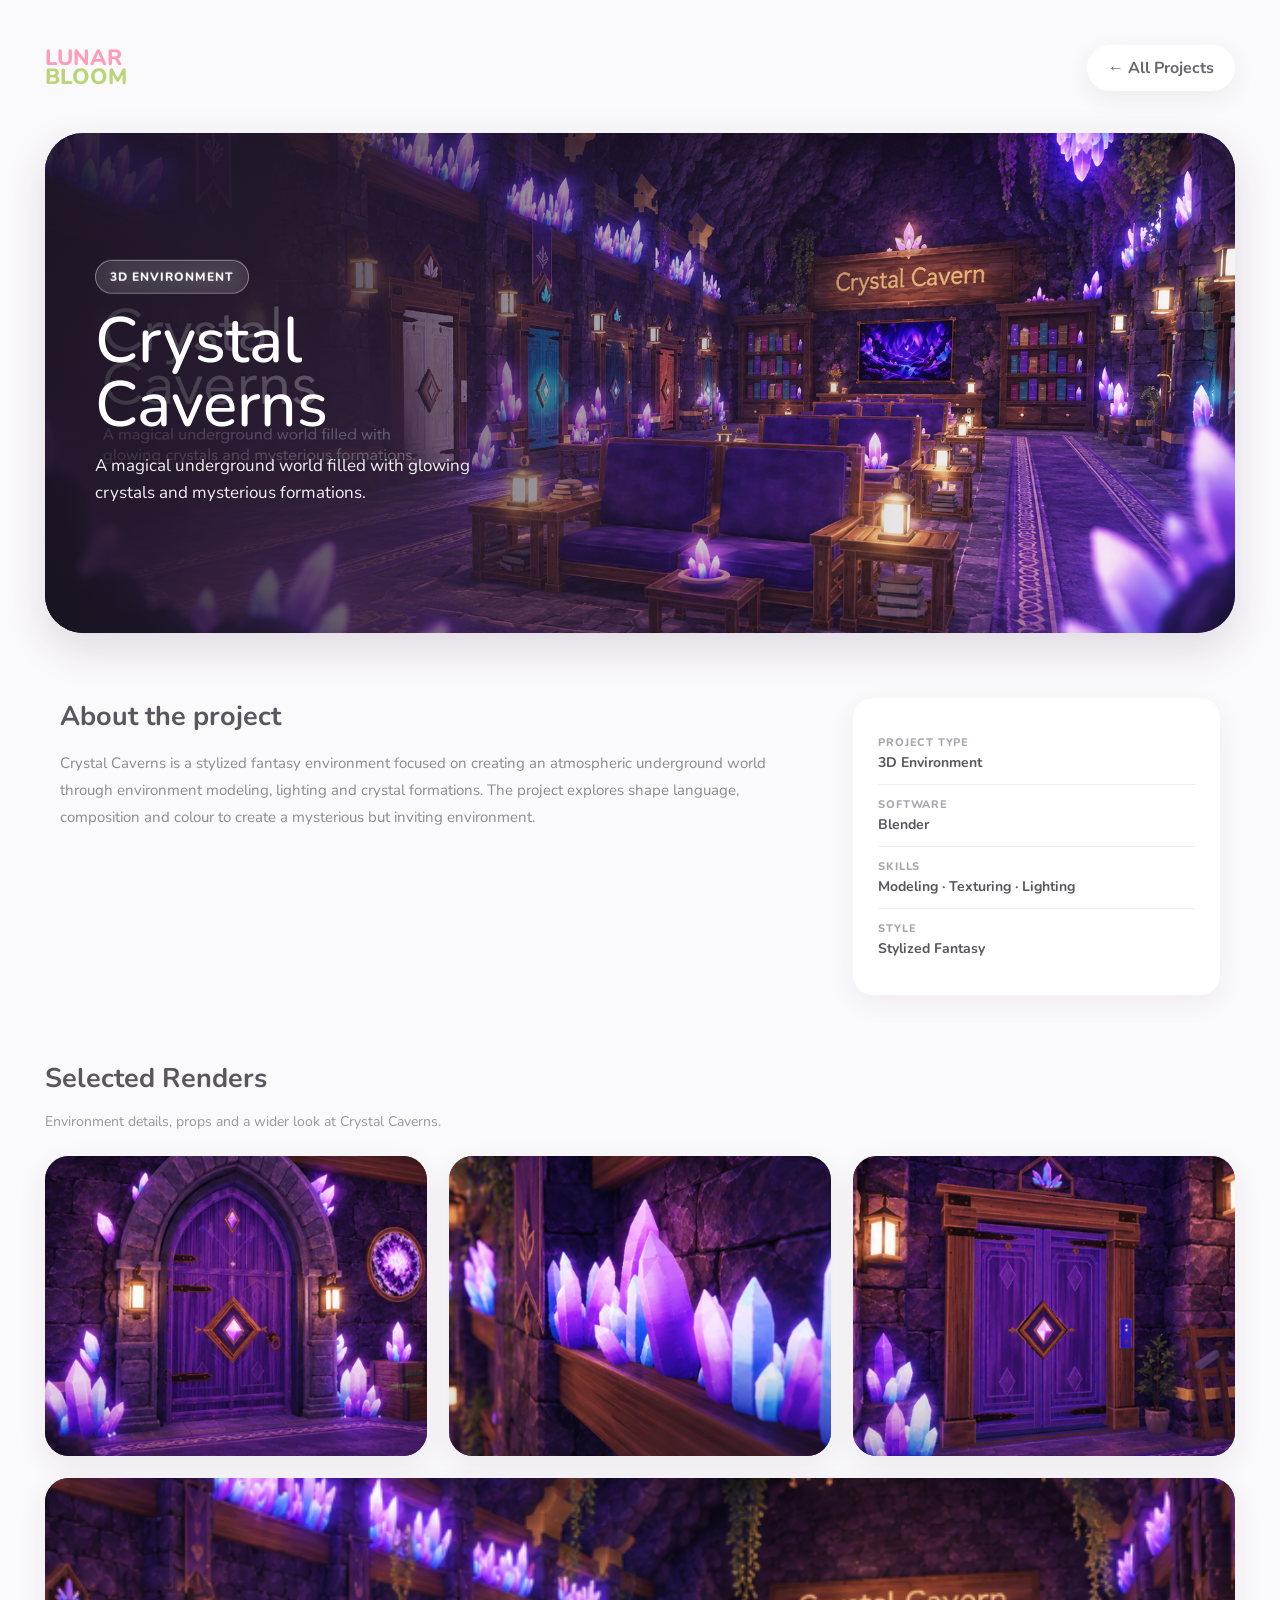
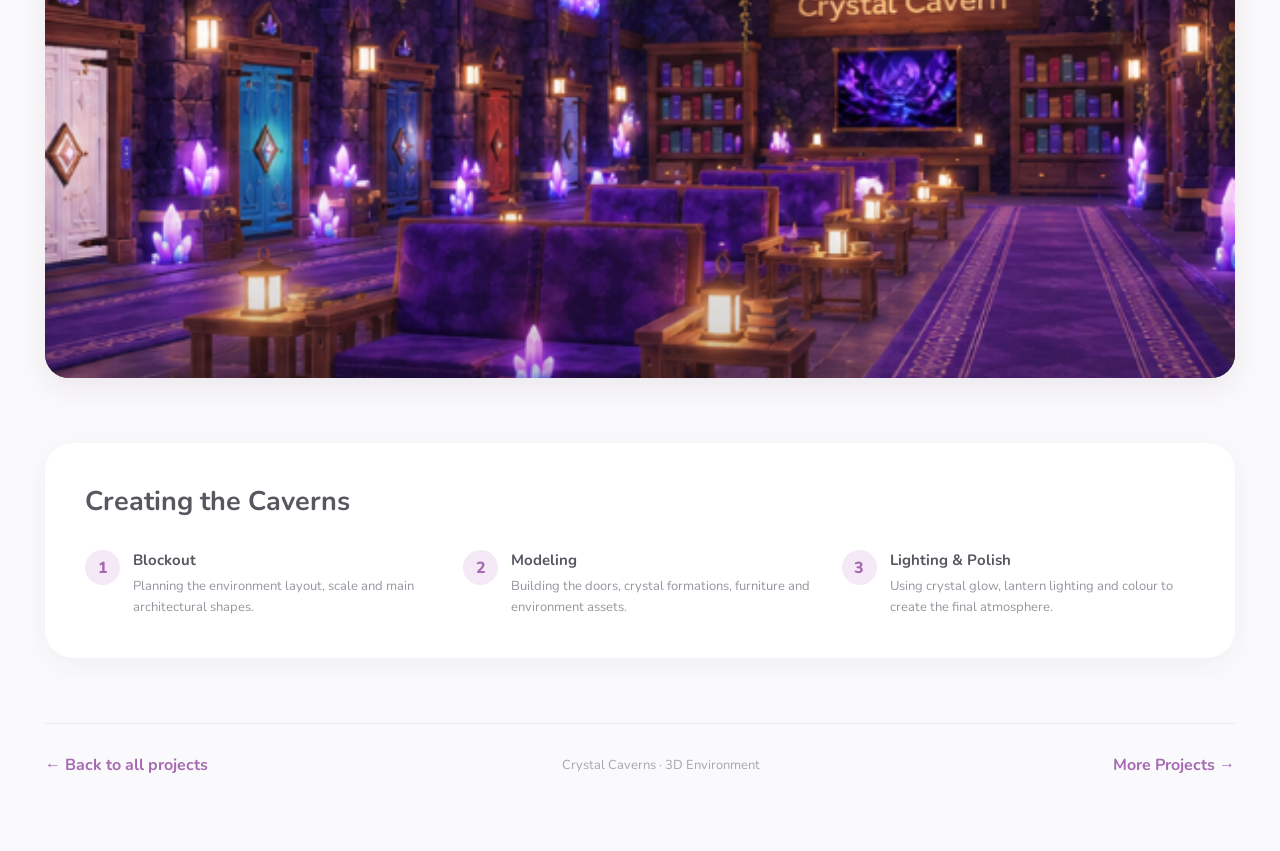
<file: crystal-caverns.html>
<!DOCTYPE html>
<html lang="en">

<head>
<meta charset="UTF-8">
<meta name="viewport" content="width=device-width, initial-scale=1.0">

<title>Crystal Caverns | 3D Portfolio</title>

<link rel="preconnect" href="https://fonts.googleapis.com">
<link rel="preconnect" href="https://fonts.gstatic.com" crossorigin>
<link href="https://fonts.googleapis.com/css2?family=Nunito:wght@400;500;600;700;800&display=swap" rel="stylesheet">

<link rel="stylesheet" href="style.css">

<style>
.crystal-page{min-height:100vh;padding:45px;background:#faf9fb;color:#595660}
.crystal-container{max-width:1250px;margin:auto}

/* TOP */
.crystal-top{display:flex;align-items:center;justify-content:space-between;margin-bottom:42px}
.crystal-brand{font-size:22px;font-weight:800;line-height:19px}
.crystal-brand span{display:block}
.brand-a{color:#ff9db8}
.brand-b{color:#bad477}
.back-projects{padding:12px 21px;border-radius:25px;background:#fff;color:#68646e;font-weight:700;box-shadow:0 7px 25px rgba(70,50,80,.07);transition:.2s}
.back-projects:hover{transform:translateY(-2px);color:#a56bb1}

/* HERO */
.crystal-hero{position:relative;height:500px;overflow:hidden;border-radius:38px;background:#403849;box-shadow:0 15px 40px rgba(75,50,90,.15)}
.hero-image{position:absolute;inset:0;width:100%;height:100%;object-fit:cover;object-position:center;display:block}
.hero-overlay{position:absolute;inset:0;z-index:2;background:linear-gradient(90deg,rgba(27,20,35,.9) 0%,rgba(35,25,45,.68) 28%,rgba(40,28,50,.25) 55%,rgba(20,15,30,.03) 80%)}
.crystal-hero-copy{position:absolute;z-index:5;left:50px;top:50%;transform:translateY(-50%);color:#fff}
.crystal-label{display:inline-block;margin-bottom:15px;padding:8px 14px;border:1px solid rgba(255,255,255,.4);border-radius:20px;background:rgba(255,255,255,.12);backdrop-filter:blur(5px);font-size:12px;font-weight:800;letter-spacing:1px}
.crystal-hero h1{margin-bottom:15px;font-size:64px;font-weight:500;line-height:1}
.crystal-hero p{max-width:390px;font-size:17px;line-height:1.6;opacity:.94}

/* ABOUT */
.project-intro{display:grid;grid-template-columns:2fr 1fr;gap:60px;padding:65px 15px}
.project-intro h2,.renders-title h2{margin-bottom:15px;font-size:27px}
.project-intro p{color:#8d8993;line-height:1.8;font-size:15px}

.project-details{padding:25px;border-radius:20px;background:#fff;box-shadow:0 8px 28px rgba(70,50,80,.06)}
.detail{padding:12px 0;border-bottom:1px solid #f0edf1}
.detail:last-child{border:0}
.detail span,.detail strong{display:block}
.detail span{margin-bottom:3px;color:#aaa5ae;font-size:11px;font-weight:800;text-transform:uppercase;letter-spacing:.8px}
.detail strong{font-size:14px}

/* SELECTED RENDERS */
.renders-title{margin-bottom:25px}
.renders-title p{color:#99949e;font-size:14px}

.render-gallery{display:grid;grid-template-columns:repeat(3,1fr);gap:22px}

.render-card{position:relative;height:300px;overflow:hidden;border-radius:24px;background:#463d50;box-shadow:0 10px 30px rgba(60,40,75,.08);transition:transform .25s ease,box-shadow .25s ease}

.render-card:hover{transform:translateY(-5px);box-shadow:0 16px 35px rgba(60,40,75,.15)}

.render-card img{width:100%;height:100%;display:block;object-fit:cover;transition:transform .45s ease}

.render-card:hover img{transform:scale(1.035)}

.render-wide{grid-column:1/-1;height:500px}

.render-caption{position:absolute;left:18px;bottom:18px;z-index:3;padding:8px 13px;border-radius:20px;background:rgba(30,22,38,.7);backdrop-filter:blur(7px);color:#fff;font-size:11px;font-weight:800;letter-spacing:.5px;opacity:0;transform:translateY(5px);transition:.25s}

.render-card:hover .render-caption{opacity:1;transform:translateY(0)}

.render-card:after{content:"";position:absolute;inset:0;background:linear-gradient(180deg,transparent 60%,rgba(25,17,32,.22));pointer-events:none}

/* PROCESS */
.process{margin-top:65px;padding:40px;border-radius:28px;background:#fff;box-shadow:0 8px 28px rgba(70,50,80,.05)}
.process h2{margin-bottom:30px;font-size:27px}
.process-grid{display:grid;grid-template-columns:repeat(3,1fr);gap:25px}
.process-step{position:relative;padding-left:48px}
.step-number{position:absolute;left:0;top:0;width:35px;height:35px;display:flex;align-items:center;justify-content:center;border-radius:50%;background:#f5e8f7;color:#a66ab2;font-weight:800}
.process-step h3{margin-bottom:6px;font-size:15px}
.process-step p{color:#99949e;font-size:13px;line-height:1.6}

/* BOTTOM */
.bottom-nav{margin-top:65px;padding:30px 0;display:flex;align-items:center;justify-content:space-between;border-top:1px solid #ebe8ec}
.bottom-nav a{font-weight:700;color:#a66ab2}
.bottom-nav span{color:#aaa5ae;font-size:13px}

/* RESPONSIVE */
@media(max-width:900px){
.crystal-page{padding:25px}
.crystal-hero{height:470px}
.crystal-hero h1{font-size:50px}
.crystal-hero-copy{left:35px}
.project-intro{grid-template-columns:1fr;gap:30px}
.render-gallery{grid-template-columns:1fr 1fr}
.render-wide{grid-column:1/-1;height:400px}
.process-grid{grid-template-columns:1fr}
}

@media(max-width:600px){
.crystal-page{padding:18px}
.crystal-hero{height:500px}
.crystal-hero-copy{left:25px;right:25px}
.crystal-hero h1{font-size:42px}
.crystal-hero p{max-width:270px;font-size:15px}
.hero-image{object-position:60% center}
.hero-overlay{background:linear-gradient(90deg,rgba(27,20,34,.92),rgba(35,25,45,.45))}
.project-intro{padding:45px 5px}
.render-gallery{grid-template-columns:1fr}
.render-card,.render-wide{grid-column:auto;height:280px}
.process{padding:25px}
.bottom-nav{align-items:flex-start;flex-direction:column;gap:15px}
}
</style>
</head>

<body>

<div class="crystal-page">
<div class="crystal-container">

<header class="crystal-top">

<a href="index.html" class="crystal-brand">
<span class="brand-a">LUNAR</span>
<span class="brand-b">BLOOM</span>
</a>

<a href="projects.html" class="back-projects">
← All Projects
</a>

</header>


<!-- HERO -->
<section class="crystal-hero">

<img
src="crystal-caverns-hero.png"
alt="Crystal Caverns environment"
class="hero-image"
>

<div class="hero-overlay"></div>

<div class="crystal-hero-copy">

<span class="crystal-label">
3D ENVIRONMENT
</span>

<h1>
Crystal<br>
Caverns
</h1>

<p>
A magical underground world filled with
glowing crystals and mysterious formations.
</p>

</div>

</section>


<!-- ABOUT -->
<section class="project-intro">

<div>

<h2>About the project</h2>

<p>
Crystal Caverns is a stylized fantasy environment focused
on creating an atmospheric underground world through
environment modeling, lighting and crystal formations.
The project explores shape language, composition and
colour to create a mysterious but inviting environment.
</p>

</div>

<div class="project-details">

<div class="detail">
<span>Project Type</span>
<strong>3D Environment</strong>
</div>

<div class="detail">
<span>Software</span>
<strong>Blender</strong>
</div>

<div class="detail">
<span>Skills</span>
<strong>Modeling · Texturing · Lighting</strong>
</div>

<div class="detail">
<span>Style</span>
<strong>Stylized Fantasy</strong>
</div>

</div>

</section>


<!-- SELECTED RENDERS -->
<section>

<div class="renders-title">

<h2>Selected Renders</h2>

<p>
Environment details, props and a wider look at Crystal Caverns.
</p>

</div>


<div class="render-gallery">

<!-- DOOR -->
<div class="render-card">

<img
src="crystal-door.png"
alt="Crystal Caverns purple doorway"
>

<span class="render-caption">
DOOR DESIGN
</span>

</div>


<!-- CRYSTALS -->
<div class="render-card">

<img
src="crystal-detail.png"
alt="Crystal formations inside Crystal Caverns"
>

<span class="render-caption">
CRYSTAL DETAILS
</span>

</div>


<!-- ARCH -->
<div class="render-card">

<img
src="crystal-arch.png"
alt="Crystal Caverns arched doorway"
>

<span class="render-caption">
ARCHWAY DESIGN
</span>

</div>


<!-- WIDE ENVIRONMENT -->
<div class="render-card render-wide">

<img
src="crystal-wide.png"
alt="Wide view of the Crystal Caverns environment"
>

<span class="render-caption">
FULL ENVIRONMENT
</span>

</div>

</div>

</section>


<!-- PROCESS -->
<section class="process">

<h2>Creating the Caverns</h2>

<div class="process-grid">

<div class="process-step">

<span class="step-number">1</span>

<h3>Blockout</h3>

<p>
Planning the environment layout, scale and
main architectural shapes.
</p>

</div>

<div class="process-step">

<span class="step-number">2</span>

<h3>Modeling</h3>

<p>
Building the doors, crystal formations,
furniture and environment assets.
</p>

</div>

<div class="process-step">

<span class="step-number">3</span>

<h3>Lighting &amp; Polish</h3>

<p>
Using crystal glow, lantern lighting and
colour to create the final atmosphere.
</p>

</div>

</div>

</section>


<footer class="bottom-nav">

<a href="projects.html">
← Back to all projects
</a>

<span>
Crystal Caverns · 3D Environment
</span>

<a href="projects.html">
More Projects →
</a>

</footer>

</div>
</div>

</body>
</html>

<!-- ===== COMPLETE CRYSTAL-CAVERNS.HTML - END ===== -->
</file>
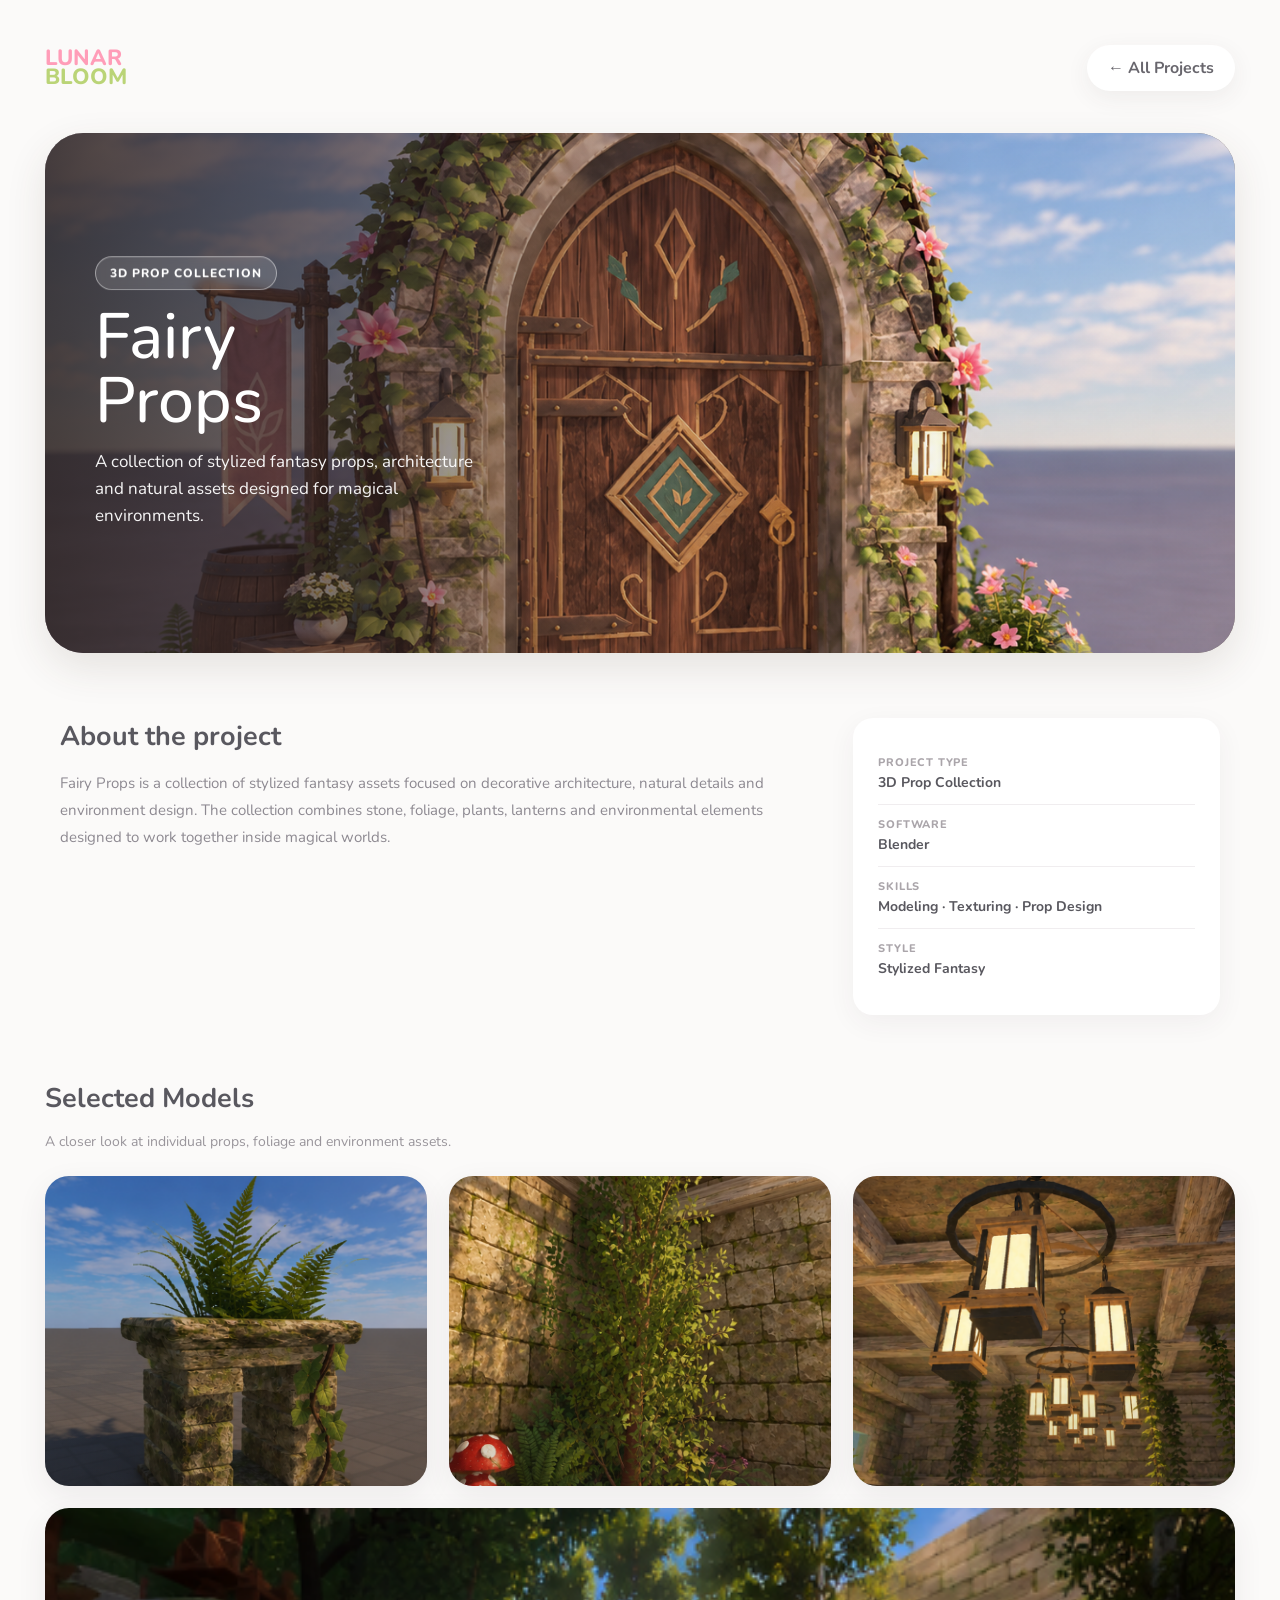
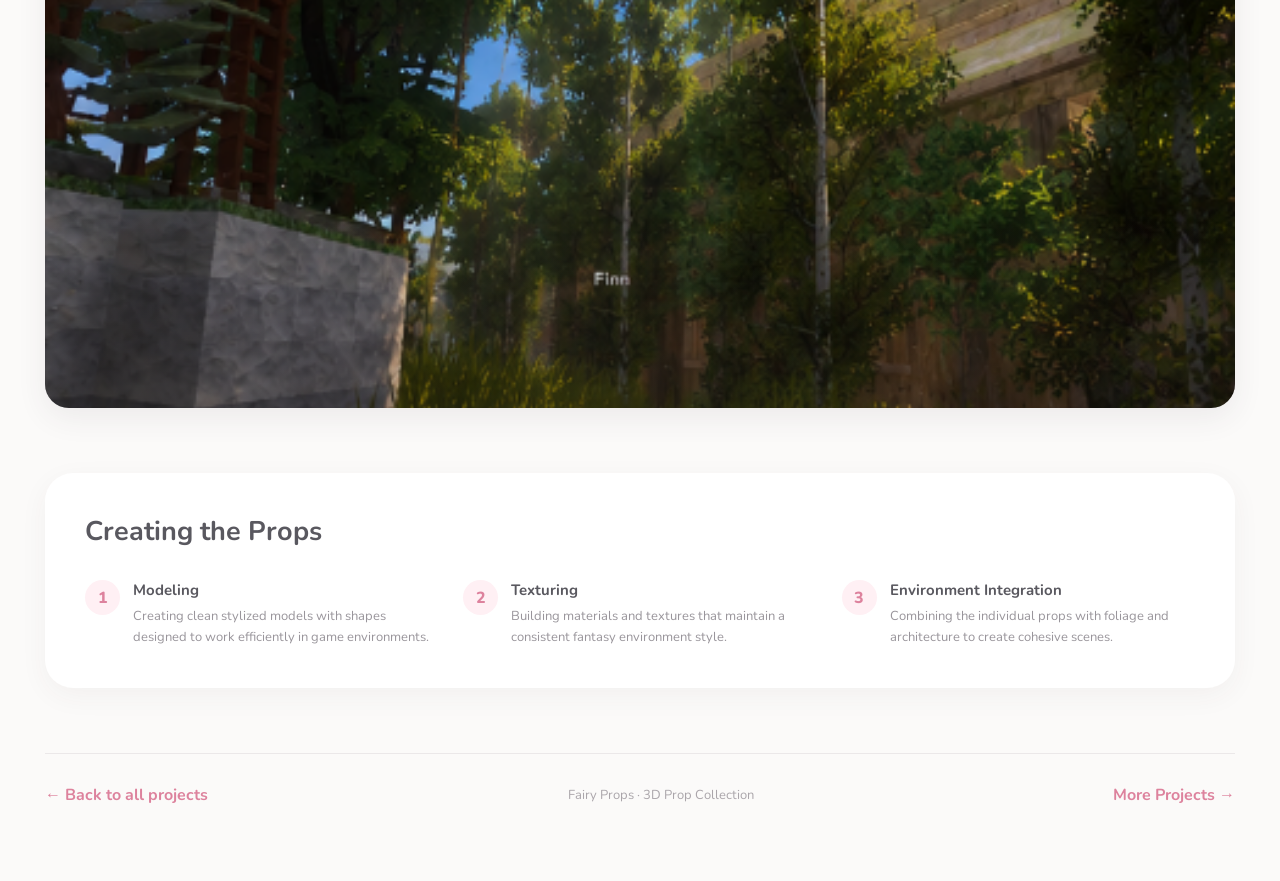
<file: fairy-props.html>
<!DOCTYPE html>
<html lang="en">

<head>
<meta charset="UTF-8">
<meta name="viewport" content="width=device-width, initial-scale=1.0">

<title>Fairy Props | 3D Portfolio</title>

<link rel="preconnect" href="https://fonts.googleapis.com">
<link rel="preconnect" href="https://fonts.gstatic.com" crossorigin>
<link href="https://fonts.googleapis.com/css2?family=Nunito:wght@400;500;600;700;800&display=swap" rel="stylesheet">

<link rel="stylesheet" href="style.css">

<style>
.fairy-page{min-height:100vh;padding:45px;background:#fbfaf9;color:#59585f}
.fairy-container{max-width:1250px;margin:auto}

/* TOP */
.fairy-top{display:flex;align-items:center;justify-content:space-between;margin-bottom:42px}
.fairy-brand{font-size:22px;font-weight:800;line-height:19px}
.fairy-brand span{display:block}
.brand-pink{color:#ff9db8}
.brand-green{color:#bad477}

.back-projects{
padding:12px 21px;
border-radius:25px;
background:#fff;
color:#68666d;
font-weight:700;
box-shadow:0 7px 25px rgba(70,50,60,.07);
transition:.2s
}

.back-projects:hover{
transform:translateY(-2px);
color:#e886a3
}

/* HERO */
.fairy-hero{
position:relative;
height:520px;
overflow:hidden;
border-radius:38px;
background:#80766b;
box-shadow:0 15px 40px rgba(70,55,45,.12)
}

.hero-image{
position:absolute;
inset:0;
width:100%;
height:100%;
object-fit:cover;
object-position:center;
display:block
}

.hero-overlay{
position:absolute;
inset:0;
z-index:2;
background:linear-gradient(
90deg,
rgba(39,30,28,.82) 0%,
rgba(47,34,35,.60) 27%,
rgba(50,38,40,.20) 52%,
rgba(30,25,25,.02) 78%
)
}

.fairy-hero-copy{
position:absolute;
z-index:5;
left:50px;
top:50%;
transform:translateY(-50%);
color:#fff
}

.fairy-label{
display:inline-block;
margin-bottom:15px;
padding:8px 14px;
border:1px solid rgba(255,255,255,.45);
border-radius:20px;
background:rgba(255,255,255,.13);
backdrop-filter:blur(5px);
font-size:12px;
font-weight:800;
letter-spacing:1px
}

.fairy-hero h1{
margin-bottom:15px;
font-size:64px;
font-weight:500;
line-height:1
}

.fairy-hero p{
max-width:400px;
font-size:17px;
line-height:1.6;
opacity:.95
}

/* ABOUT */
.project-intro{
display:grid;
grid-template-columns:2fr 1fr;
gap:60px;
padding:65px 15px
}

.project-intro h2,
.models-title h2{
margin-bottom:15px;
font-size:27px
}

.project-intro p{
color:#8d8991;
line-height:1.8;
font-size:15px
}

.project-details{
padding:25px;
border-radius:20px;
background:#fff;
box-shadow:0 8px 28px rgba(70,50,60,.06)
}

.detail{
padding:12px 0;
border-bottom:1px solid #f0edef
}

.detail:last-child{border:0}

.detail span,
.detail strong{display:block}

.detail span{
margin-bottom:3px;
color:#aaa5aa;
font-size:11px;
font-weight:800;
text-transform:uppercase;
letter-spacing:.8px
}

.detail strong{font-size:14px}

/* SELECTED MODELS */
.models-title{margin-bottom:25px}

.models-title p{
color:#99959b;
font-size:14px
}

.model-gallery{
display:grid;
grid-template-columns:repeat(3,1fr);
gap:22px
}

.model-card{
position:relative;
height:310px;
overflow:hidden;
border-radius:24px;
background:#ddd;
box-shadow:0 10px 30px rgba(70,50,60,.08);
transition:transform .25s ease,box-shadow .25s ease
}

.model-card:hover{
transform:translateY(-5px);
box-shadow:0 16px 35px rgba(70,50,60,.14)
}

.model-card img{
width:100%;
height:100%;
display:block;
object-fit:cover;
object-position:center;
transition:transform .45s ease,filter .45s ease
}

.model-card:hover img{
transform:scale(1.035);
filter:brightness(1.04)
}

/* LARGE ENVIRONMENT IMAGE */
.model-card.large{
grid-column:1/-1;
height:500px
}

/* CAPTIONS */
.model-caption{
position:absolute;
z-index:4;
left:18px;
bottom:18px;
padding:8px 13px;
border-radius:20px;
background:rgba(38,31,29,.72);
backdrop-filter:blur(7px);
color:#fff;
font-size:11px;
font-weight:800;
letter-spacing:.5px;
opacity:0;
transform:translateY(5px);
transition:.25s
}

.model-card:hover .model-caption{
opacity:1;
transform:translateY(0)
}

.model-card:after{
content:"";
position:absolute;
inset:0;
background:linear-gradient(
180deg,
transparent 60%,
rgba(35,27,27,.22)
);
pointer-events:none
}

/* PROCESS */
.process{
margin-top:65px;
padding:40px;
border-radius:28px;
background:#fff;
box-shadow:0 8px 28px rgba(70,50,60,.05)
}

.process h2{
margin-bottom:30px;
font-size:27px
}

.process-grid{
display:grid;
grid-template-columns:repeat(3,1fr);
gap:25px
}

.process-step{
position:relative;
padding-left:48px
}

.step-number{
position:absolute;
left:0;
top:0;
width:35px;
height:35px;
display:flex;
align-items:center;
justify-content:center;
border-radius:50%;
background:#fff0f4;
color:#dd829d;
font-weight:800
}

.process-step h3{
margin-bottom:6px;
font-size:15px
}

.process-step p{
color:#99959b;
font-size:13px;
line-height:1.6
}

/* BOTTOM */
.bottom-nav{
margin-top:65px;
padding:30px 0;
display:flex;
align-items:center;
justify-content:space-between;
border-top:1px solid #ebe8e9
}

.bottom-nav a{
font-weight:700;
color:#dd829d
}

.bottom-nav span{
color:#aaa5aa;
font-size:13px
}

/* RESPONSIVE */
@media(max-width:900px){

.fairy-page{padding:25px}

.fairy-hero{height:480px}

.fairy-hero h1{font-size:50px}

.fairy-hero-copy{left:35px}

.project-intro{
grid-template-columns:1fr;
gap:30px
}

.model-gallery{
grid-template-columns:1fr 1fr
}

.model-card.large{
grid-column:1/-1;
height:400px
}

.process-grid{
grid-template-columns:1fr
}

}

@media(max-width:600px){

.fairy-page{padding:18px}

.fairy-hero{height:500px}

.fairy-hero-copy{
left:25px;
right:25px
}

.fairy-hero h1{
font-size:42px
}

.fairy-hero p{
max-width:270px;
font-size:15px
}

.hero-image{
object-position:58% center
}

.hero-overlay{
background:linear-gradient(
90deg,
rgba(37,28,28,.90),
rgba(50,35,40,.40)
)
}

.project-intro{
padding:45px 5px
}

.model-gallery{
grid-template-columns:1fr
}

.model-card,
.model-card.large{
grid-column:auto;
height:300px
}

.process{
padding:25px
}

.bottom-nav{
align-items:flex-start;
flex-direction:column;
gap:15px
}

}
</style>

</head>

<body>

<div class="fairy-page">
<div class="fairy-container">


<!-- TOP -->
<header class="fairy-top">

<a href="index.html" class="fairy-brand">
<span class="brand-pink">LUNAR</span>
<span class="brand-green">BLOOM</span>
</a>

<a href="projects.html" class="back-projects">
← All Projects
</a>

</header>


<!-- HERO -->
<section class="fairy-hero">

<img
src="fairy-props-hero.png"
alt="Fairy Props fantasy doorway"
class="hero-image"
>

<div class="hero-overlay"></div>

<div class="fairy-hero-copy">

<span class="fairy-label">
3D PROP COLLECTION
</span>

<h1>
Fairy<br>
Props
</h1>

<p>
A collection of stylized fantasy props,
architecture and natural assets designed
for magical environments.
</p>

</div>

</section>


<!-- ABOUT -->
<section class="project-intro">

<div>

<h2>
About the project
</h2>

<p>
Fairy Props is a collection of stylized fantasy assets
focused on decorative architecture, natural details and
environment design. The collection combines stone,
foliage, plants, lanterns and environmental elements
designed to work together inside magical worlds.
</p>

</div>


<div class="project-details">

<div class="detail">
<span>Project Type</span>
<strong>3D Prop Collection</strong>
</div>

<div class="detail">
<span>Software</span>
<strong>Blender</strong>
</div>

<div class="detail">
<span>Skills</span>
<strong>Modeling · Texturing · Prop Design</strong>
</div>

<div class="detail">
<span>Style</span>
<strong>Stylized Fantasy</strong>
</div>

</div>

</section>


<!-- SELECTED MODELS -->
<section>

<div class="models-title">

<h2>
Selected Models
</h2>

<p>
A closer look at individual props, foliage and environment assets.
</p>

</div>


<div class="model-gallery">


<!-- STONE PLANTER -->
<div class="model-card">

<img
src="fairy-props-planter.png"
alt="Stone planter 3D prop"
>

<span class="model-caption">
STONE PLANTER
</span>

</div>


<!-- PLANTS -->
<div class="model-card">

<img
src="fairy-props-plants.png"
alt="Fantasy plants and foliage"
>

<span class="model-caption">
FOLIAGE &amp; PLANTS
</span>

</div>


<!-- LANTERNS -->
<div class="model-card">

<img
src="fairy-props-lanterns.png"
alt="Hanging lantern 3D props"
>

<span class="model-caption">
HANGING LANTERNS
</span>

</div>


<!-- ENVIRONMENT -->
<div class="model-card large">

<img
src="fairy-props-environment.png"
alt="Fairy Props used inside an environment"
>

<span class="model-caption">
ENVIRONMENT SHOWCASE
</span>

</div>


</div>

</section>


<!-- PROCESS -->
<section class="process">

<h2>
Creating the Props
</h2>

<div class="process-grid">


<div class="process-step">

<span class="step-number">
1
</span>

<h3>
Modeling
</h3>

<p>
Creating clean stylized models with shapes
designed to work efficiently in game environments.
</p>

</div>


<div class="process-step">

<span class="step-number">
2
</span>

<h3>
Texturing
</h3>

<p>
Building materials and textures that maintain
a consistent fantasy environment style.
</p>

</div>


<div class="process-step">

<span class="step-number">
3
</span>

<h3>
Environment Integration
</h3>

<p>
Combining the individual props with foliage
and architecture to create cohesive scenes.
</p>

</div>


</div>

</section>


<!-- BOTTOM -->
<footer class="bottom-nav">

<a href="projects.html">
← Back to all projects
</a>

<span>
Fairy Props · 3D Prop Collection
</span>

<a href="projects.html">
More Projects →
</a>

</footer>


</div>
</div>

</body>

</html>

<!-- ===== COMPLETE FAIRY-PROPS.HTML - END ===== -->
</file>
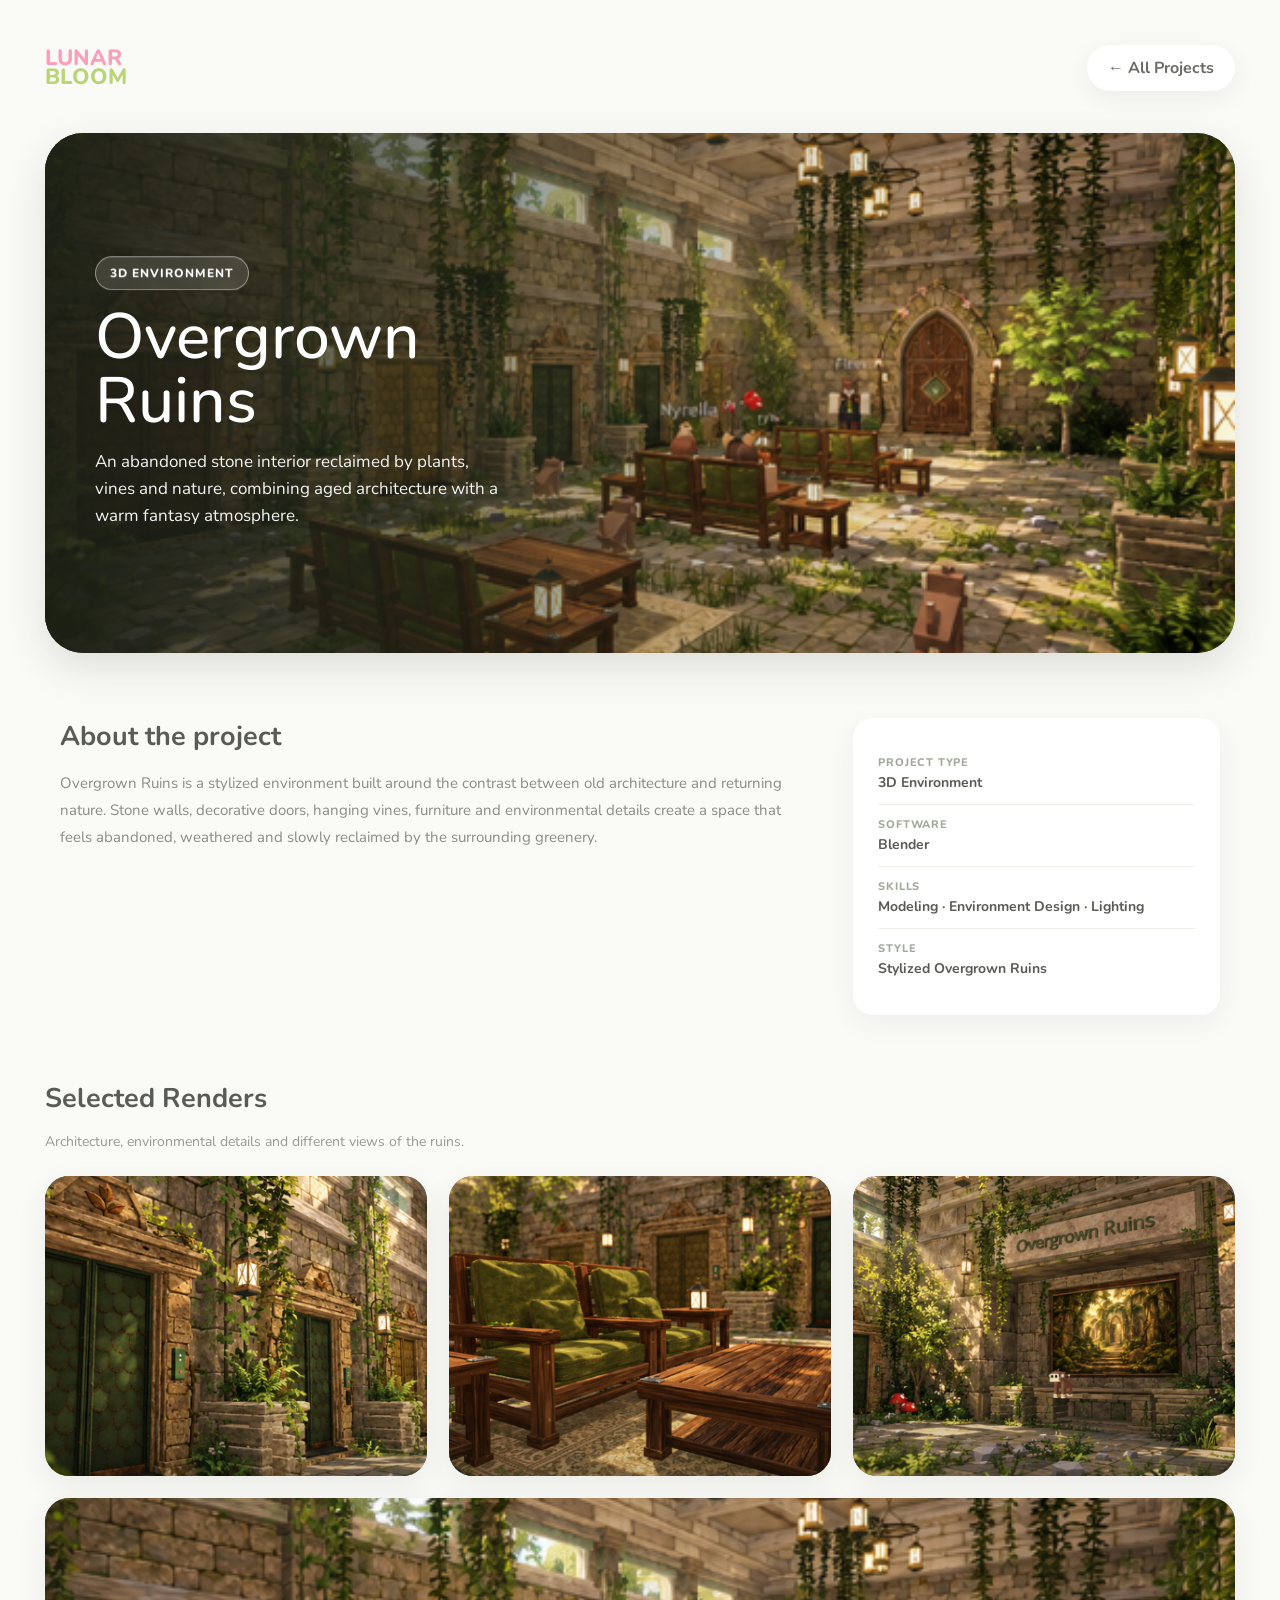
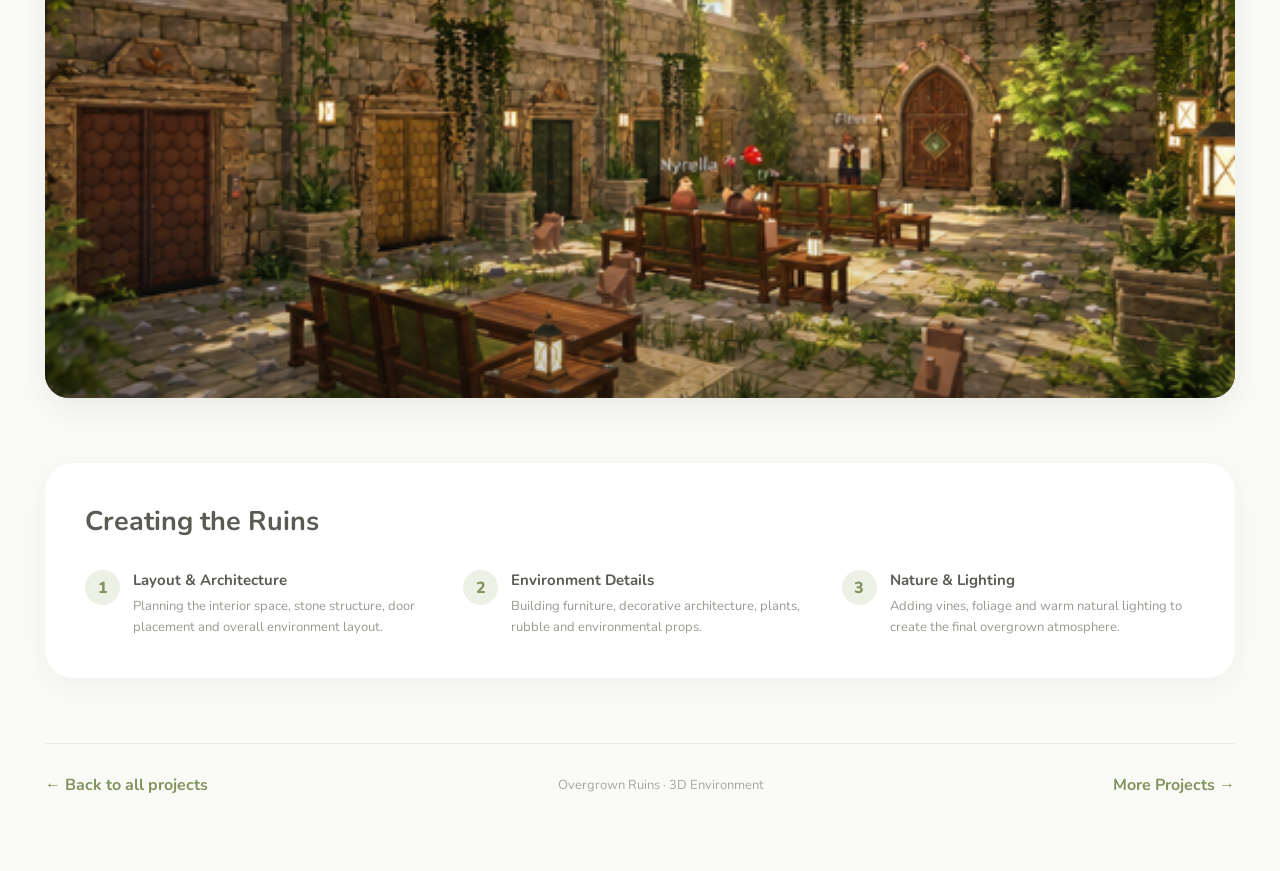
<file: overgrown-ruins.html>
<!DOCTYPE html>
<html lang="en">

<head>
<meta charset="UTF-8">
<meta name="viewport" content="width=device-width, initial-scale=1.0">

<title>Overgrown Ruins | 3D Portfolio</title>

<link rel="preconnect" href="https://fonts.googleapis.com">
<link rel="preconnect" href="https://fonts.gstatic.com" crossorigin>
<link href="https://fonts.googleapis.com/css2?family=Nunito:wght@400;500;600;700;800&display=swap" rel="stylesheet">

<link rel="stylesheet" href="style.css">

<style>
.ruins-page{min-height:100vh;padding:45px;background:#fafaf7;color:#595b55}
.ruins-container{max-width:1250px;margin:auto}

/* TOP */
.ruins-top{display:flex;align-items:center;justify-content:space-between;margin-bottom:42px}
.ruins-brand{font-size:22px;font-weight:800;line-height:19px}
.ruins-brand span{display:block}
.brand-pink{color:#ff9db8}
.brand-green{color:#bad477}

.back-projects{padding:12px 21px;border-radius:25px;background:#fff;color:#686b63;font-weight:700;box-shadow:0 7px 25px rgba(60,70,45,.07);transition:.2s}
.back-projects:hover{transform:translateY(-2px);color:#83965e}

/* HERO */
.ruins-hero{position:relative;height:520px;overflow:hidden;border-radius:38px;background:#575c48;box-shadow:0 15px 40px rgba(55,65,40,.14)}
.hero-image{position:absolute;inset:0;width:100%;height:100%;object-fit:cover;object-position:center;display:block}

.hero-overlay{
position:absolute;
inset:0;
z-index:2;
background:linear-gradient(
90deg,
rgba(27,31,22,.9) 0%,
rgba(35,41,27,.65) 28%,
rgba(39,45,30,.22) 55%,
rgba(25,30,20,.02) 80%
)
}

.ruins-hero-copy{position:absolute;z-index:5;left:50px;top:50%;transform:translateY(-50%);color:#fff}

.ruins-label{
display:inline-block;
margin-bottom:15px;
padding:8px 14px;
border:1px solid rgba(255,255,255,.45);
border-radius:20px;
background:rgba(255,255,255,.13);
backdrop-filter:blur(5px);
font-size:12px;
font-weight:800;
letter-spacing:1px
}

.ruins-hero h1{margin-bottom:15px;font-size:64px;font-weight:500;line-height:1}
.ruins-hero p{max-width:410px;font-size:17px;line-height:1.6;opacity:.95}

/* ABOUT */
.project-intro{display:grid;grid-template-columns:2fr 1fr;gap:60px;padding:65px 15px}
.project-intro h2,.renders-title h2{margin-bottom:15px;font-size:27px}
.project-intro p{color:#898d84;line-height:1.8;font-size:15px}

.project-details{padding:25px;border-radius:20px;background:#fff;box-shadow:0 8px 28px rgba(55,65,40,.06)}

.detail{padding:12px 0;border-bottom:1px solid #edefe9}
.detail:last-child{border:0}
.detail span,.detail strong{display:block}

.detail span{
margin-bottom:3px;
color:#a4a99e;
font-size:11px;
font-weight:800;
text-transform:uppercase;
letter-spacing:.8px
}

.detail strong{font-size:14px}

/* RENDERS */
.renders-title{margin-bottom:25px}
.renders-title p{color:#969b91;font-size:14px}

.render-gallery{
display:grid;
grid-template-columns:repeat(3,1fr);
gap:22px
}

.render-card{
position:relative;
height:300px;
overflow:hidden;
border-radius:24px;
background:#626853;
box-shadow:0 10px 30px rgba(55,65,40,.08);
transition:.25s
}

.render-card:hover{
transform:translateY(-5px);
box-shadow:0 16px 35px rgba(55,65,40,.15)
}

.render-card img{
width:100%;
height:100%;
display:block;
object-fit:cover;
transition:transform .45s ease,filter .45s ease
}

.render-card:hover img{
transform:scale(1.035);
filter:brightness(1.04)
}

.render-wide{
grid-column:1/-1;
height:500px
}

.render-caption{
position:absolute;
left:18px;
bottom:18px;
z-index:3;
padding:8px 13px;
border-radius:20px;
background:rgba(28,34,23,.72);
backdrop-filter:blur(7px);
color:#fff;
font-size:11px;
font-weight:800;
letter-spacing:.5px;
opacity:0;
transform:translateY(5px);
transition:.25s
}

.render-card:hover .render-caption{
opacity:1;
transform:translateY(0)
}

.render-card:after{
content:"";
position:absolute;
inset:0;
background:linear-gradient(180deg,transparent 60%,rgba(25,30,20,.23));
pointer-events:none
}

/* PROCESS */
.process{
margin-top:65px;
padding:40px;
border-radius:28px;
background:#fff;
box-shadow:0 8px 28px rgba(55,65,40,.05)
}

.process h2{margin-bottom:30px;font-size:27px}

.process-grid{
display:grid;
grid-template-columns:repeat(3,1fr);
gap:25px
}

.process-step{
position:relative;
padding-left:48px
}

.step-number{
position:absolute;
left:0;
top:0;
width:35px;
height:35px;
display:flex;
align-items:center;
justify-content:center;
border-radius:50%;
background:#edf1e5;
color:#81935e;
font-weight:800
}

.process-step h3{margin-bottom:6px;font-size:15px}

.process-step p{
color:#969b91;
font-size:13px;
line-height:1.6
}

/* BOTTOM */
.bottom-nav{
margin-top:65px;
padding:30px 0;
display:flex;
align-items:center;
justify-content:space-between;
border-top:1px solid #e8ebe4
}

.bottom-nav a{
font-weight:700;
color:#81935e
}

.bottom-nav span{
color:#a4a99e;
font-size:13px
}

/* RESPONSIVE */
@media(max-width:900px){
.ruins-page{padding:25px}
.ruins-hero{height:480px}
.ruins-hero h1{font-size:50px}
.ruins-hero-copy{left:35px}
.project-intro{grid-template-columns:1fr;gap:30px}
.render-gallery{grid-template-columns:1fr 1fr}
.render-wide{grid-column:1/-1;height:400px}
.process-grid{grid-template-columns:1fr}
}

@media(max-width:600px){
.ruins-page{padding:18px}
.ruins-hero{height:500px}
.ruins-hero-copy{left:25px;right:25px}
.ruins-hero h1{font-size:42px}
.ruins-hero p{max-width:280px;font-size:15px}
.hero-image{object-position:58% center}
.hero-overlay{background:linear-gradient(90deg,rgba(27,31,22,.92),rgba(39,45,30,.42))}
.project-intro{padding:45px 5px}
.render-gallery{grid-template-columns:1fr}
.render-card,.render-wide{grid-column:auto;height:280px}
.process{padding:25px}
.bottom-nav{align-items:flex-start;flex-direction:column;gap:15px}
}
</style>

</head>

<body>

<div class="ruins-page">
<div class="ruins-container">


<!-- TOP -->
<header class="ruins-top">

<a href="index.html" class="ruins-brand">
<span class="brand-pink">LUNAR</span>
<span class="brand-green">BLOOM</span>
</a>

<a href="projects.html" class="back-projects">
← All Projects
</a>

</header>


<!-- HERO -->
<section class="ruins-hero">

<img
src="overgrown-ruins-hero.png"
alt="Overgrown Ruins environment"
class="hero-image"
>

<div class="hero-overlay"></div>

<div class="ruins-hero-copy">

<span class="ruins-label">
3D ENVIRONMENT
</span>

<h1>
Overgrown<br>
Ruins
</h1>

<p>
An abandoned stone interior reclaimed by
plants, vines and nature, combining aged
architecture with a warm fantasy atmosphere.
</p>

</div>

</section>


<!-- ABOUT -->
<section class="project-intro">

<div>

<h2>About the project</h2>

<p>
Overgrown Ruins is a stylized environment built around
the contrast between old architecture and returning nature.
Stone walls, decorative doors, hanging vines, furniture and
environmental details create a space that feels abandoned,
weathered and slowly reclaimed by the surrounding greenery.
</p>

</div>


<div class="project-details">

<div class="detail">
<span>Project Type</span>
<strong>3D Environment</strong>
</div>

<div class="detail">
<span>Software</span>
<strong>Blender</strong>
</div>

<div class="detail">
<span>Skills</span>
<strong>Modeling · Environment Design · Lighting</strong>
</div>

<div class="detail">
<span>Style</span>
<strong>Stylized Overgrown Ruins</strong>
</div>

</div>

</section>


<!-- SELECTED RENDERS -->
<section>

<div class="renders-title">

<h2>Selected Renders</h2>

<p>
Architecture, environmental details and different views of the ruins.
</p>

</div>


<div class="render-gallery">


<!-- DOORS -->
<div class="render-card">

<img
src="overgrown-ruins-doors.png"
alt="Overgrown Ruins decorative doors"
>

<span class="render-caption">
ARCHITECTURE &amp; DOORS
</span>

</div>


<!-- SEATING -->
<div class="render-card">

<img
src="overgrown-ruins-seating.png"
alt="Overgrown Ruins seating area"
>

<span class="render-caption">
INTERIOR DETAILS
</span>

</div>


<!-- ENTRANCE -->
<div class="render-card">

<img
src="overgrown-ruins-entrance.png"
alt="Overgrown Ruins entrance"
>

<span class="render-caption">
RUINS ENTRANCE
</span>

</div>


<!-- FULL ENVIRONMENT -->
<div class="render-card render-wide">

<img
src="overgrown-ruins-hero.png"
alt="Full Overgrown Ruins environment"
>

<span class="render-caption">
FULL ENVIRONMENT
</span>

</div>

</div>

</section>


<!-- PROCESS -->
<section class="process">

<h2>Creating the Ruins</h2>

<div class="process-grid">

<div class="process-step">

<span class="step-number">1</span>

<h3>Layout &amp; Architecture</h3>

<p>
Planning the interior space, stone structure,
door placement and overall environment layout.
</p>

</div>


<div class="process-step">

<span class="step-number">2</span>

<h3>Environment Details</h3>

<p>
Building furniture, decorative architecture,
plants, rubble and environmental props.
</p>

</div>


<div class="process-step">

<span class="step-number">3</span>

<h3>Nature &amp; Lighting</h3>

<p>
Adding vines, foliage and warm natural
lighting to create the final overgrown atmosphere.
</p>

</div>

</div>

</section>


<!-- BOTTOM -->
<footer class="bottom-nav">

<a href="projects.html">
← Back to all projects
</a>

<span>
Overgrown Ruins · 3D Environment
</span>

<a href="projects.html">
More Projects →
</a>

</footer>


</div>
</div>

</body>

</html>

<!-- ===== COMPLETE OVERGROWN-RUINS.HTML - END ===== -->
</file>
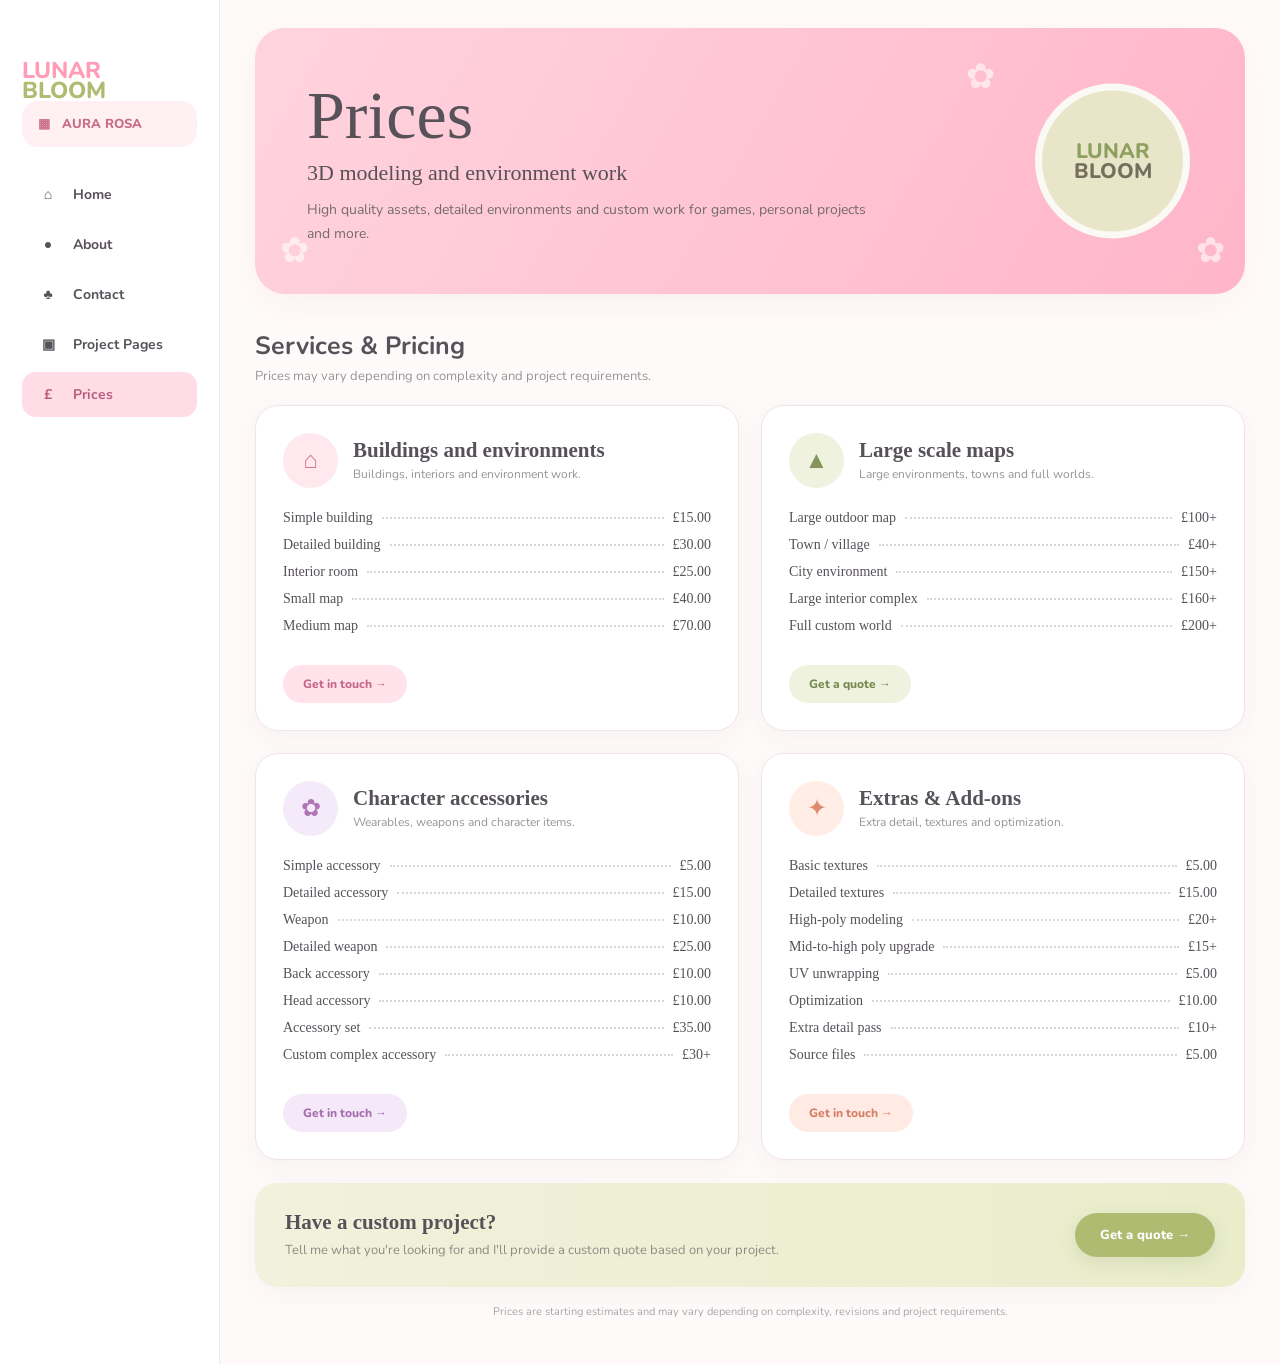
<file: prices.html>
<!DOCTYPE html>
<html lang="en">

<head>
<meta charset="UTF-8">
<meta name="viewport" content="width=device-width,initial-scale=1.0">

<title>Prices | Lunar Bloom</title>

<link rel="preconnect" href="https://fonts.googleapis.com">
<link rel="preconnect" href="https://fonts.gstatic.com" crossorigin>

<link href="https://fonts.googleapis.com/css2?family=Nunito:wght@400;600;700;800&display=swap" rel="stylesheet">

<style>
:root{
--pink:#ff9db8;
--light:#ffe4ec;
--green:#aebb70;
--text:#575159;
--muted:#999398;
--white:#fff;
--bg:#fffafa
}

*{box-sizing:border-box}

body{
margin:0;
font-family:"Nunito",sans-serif;
background:var(--bg);
color:var(--text)
}

a{
text-decoration:none;
color:inherit
}

/* LAYOUT */
.page{
min-height:100vh;
display:grid;
grid-template-columns:220px 1fr
}

.sidebar{
min-height:100vh;
padding:38px 22px;
background:#fff;
border-right:1px solid #f1eaed
}

.main{
padding:28px 35px
}

.content{
max-width:1150px;
margin:auto
}

/* SIDEBAR */
.logo{
margin:0 0 35px 12px;
font-size:23px;
font-weight:800;
line-height:20px
}

.logo span{display:block}

.pink{color:var(--pink)}
.green{color:var(--green)}

.project{
margin-bottom:25px;
padding:14px 16px;
border-radius:16px;
background:#fff0f4;
color:#c96c8a;
font-size:13px;
font-weight:800
}

.nav{
display:flex;
flex-direction:column;
gap:5px
}

.nav a{
padding:13px 15px;
display:flex;
gap:14px;
border-radius:14px;
font-size:14px;
font-weight:700;
transition:.2s
}

.nav a:hover{
background:#fff5f7;
color:#d97898
}

.nav .active{
background:#ffdce6;
color:#b85e7d
}

.icon{
width:22px;
text-align:center
}

/* HERO */
.hero{
position:relative;
min-height:260px;
padding:48px 52px;
overflow:hidden;
border-radius:30px;
background:linear-gradient(120deg,#ffd4df,#ffb5c9);
box-shadow:0 10px 30px #c96c8a12
}

.hero h1{
margin:0 0 5px;
font-family:Georgia,serif;
font-size:68px;
font-weight:500
}

.hero h2{
margin:0 0 12px;
font-family:Georgia,serif;
font-size:22px;
font-weight:500
}

.hero p{
max-width:570px;
margin:0;
color:#746a70;
font-size:14px;
line-height:1.7
}

.hero-art{
position:absolute;
right:55px;
top:50%;
width:155px;
height:155px;
transform:translateY(-50%);
display:flex;
align-items:center;
justify-content:center;
flex-direction:column;
border:7px solid #ffffffc9;
border-radius:50%;
background:#e8e5c9;
color:#8da05f;
font-size:21px;
font-weight:800;
line-height:20px
}

.hero-art span:last-child{
color:#746e5d
}

.flower{
position:absolute;
color:#fff9;
font-size:35px
}

.f1{right:250px;top:25px}
.f2{right:20px;bottom:20px}
.f3{left:25px;bottom:20px}

/* HEADING */
.heading{
margin:35px 0 20px
}

.heading h2{
margin:0 0 4px;
font-size:25px
}

.heading p{
margin:0;
color:var(--muted);
font-size:13px
}

/* PRICE GRID */
.grid{
display:grid;
grid-template-columns:1fr 1fr;
gap:22px
}

.card{
padding:27px;
border:1px solid #f0e4e7;
border-radius:23px;
background:#fff;
box-shadow:0 7px 25px #46323c0b;
transition:.2s
}

.card:hover{
transform:translateY(-4px);
box-shadow:0 13px 32px #46323c16
}

.card-head{
margin-bottom:22px;
display:flex;
align-items:center;
gap:15px
}

.card-icon{
width:55px;
height:55px;
flex:0 0 55px;
display:flex;
align-items:center;
justify-content:center;
border-radius:50%;
background:#ffe9ef;
color:#d87596;
font-size:24px
}

.card h3{
margin:0 0 3px;
font-family:Georgia,serif;
font-size:21px
}

.card-head p{
margin:0;
color:var(--muted);
font-size:12px
}

.green-card .card-icon{
background:#eef2df;
color:#84965b
}

.purple-card .card-icon{
background:#f5eafa;
color:#ae75b7
}

.orange-card .card-icon{
background:#ffede6;
color:#df896d
}

/* PRICE ROWS */
.row{
margin:11px 0;
display:grid;
grid-template-columns:auto 1fr auto;
align-items:center;
gap:9px;
font-family:Georgia,serif;
font-size:14px
}

.dots{
border-bottom:2px dotted #ded5d8
}

.cost{
white-space:nowrap
}

/* BUTTONS */
.button{
margin-top:20px;
padding:11px 20px;
display:inline-flex;
align-items:center;
gap:8px;
border-radius:22px;
background:#ffe2ea;
color:#c76787;
font-size:12px;
font-weight:800;
transition:.2s
}

.button:hover{
transform:translateX(3px)
}

.green-card .button{
background:#eef2df;
color:#78894f
}

.purple-card .button{
background:#f5e8f8;
color:#a66caf
}

.orange-card .button{
background:#ffebe4;
color:#d47e65
}

/* CUSTOM QUOTE */
.custom{
margin-top:23px;
padding:27px 30px;
display:flex;
align-items:center;
justify-content:space-between;
gap:20px;
border-radius:22px;
background:linear-gradient(90deg,#f2f1dd,#e9edca);
box-shadow:0 7px 24px rgba(70,70,40,.04)
}

.custom h3{
margin:0 0 5px;
font-family:Georgia,serif;
font-size:21px
}

.custom p{
margin:0;
color:#8f8b85;
font-size:13px;
line-height:1.6
}

.quote-button{
padding:13px 25px;
display:inline-flex;
align-items:center;
gap:9px;
flex-shrink:0;
border-radius:25px;
background:var(--green);
color:#fff;
font-size:13px;
font-weight:800;
box-shadow:0 6px 18px rgba(90,100,50,.12);
transition:.2s
}

.quote-button:hover{
transform:translateX(4px);
background:#9fac62
}

.note{
margin:17px 0;
text-align:center;
color:#aaa4a8;
font-size:11px
}

/* MOBILE */
@media(max-width:900px){

.page{display:block}

.sidebar{
min-height:auto;
padding:18px;
overflow:auto;
border-right:0;
border-bottom:1px solid #eee
}

.logo{
margin:0 0 15px
}

.project{
display:none
}

.nav{
flex-direction:row;
min-width:max-content
}

.nav a{
padding:10px
}

.main{
padding:22px
}

.grid{
grid-template-columns:1fr
}

}

@media(max-width:550px){

.main{
padding:14px
}

.hero{
padding:32px 24px;
min-height:330px
}

.hero h1{
font-size:48px
}

.hero-art{
width:100px;
height:100px;
right:20px;
bottom:18px;
top:auto;
transform:none;
font-size:14px;
line-height:14px
}

.custom{
align-items:flex-start;
flex-direction:column
}

.card{
padding:22px
}

.row{
font-size:12px
}

}
</style>

</head>

<body>

<div class="page">


<!-- SIDEBAR -->
<aside class="sidebar">

<a href="index.html" class="logo">
<span class="pink">LUNAR</span>
<span class="green">BLOOM</span>
</a>

<div class="project">
▦ &nbsp; AURA ROSA
</div>

<nav class="nav">

<a href="index.html">
<span class="icon">⌂</span>
Home
</a>

<a href="about.html">
<span class="icon">●</span>
About
</a>

<a href="contact.html">
<span class="icon">♣</span>
Contact
</a>

<a href="projects.html">
<span class="icon">▣</span>
Project Pages
</a>

<a href="prices.html" class="active">
<span class="icon">£</span>
Prices
</a>

</nav>

</aside>


<!-- MAIN -->
<main class="main">

<div class="content">


<!-- HERO -->
<section class="hero">

<h1>
Prices
</h1>

<h2>
3D modeling and environment work
</h2>

<p>
High quality assets, detailed environments and custom work
for games, personal projects and more.
</p>

<span class="flower f1">✿</span>
<span class="flower f2">✿</span>
<span class="flower f3">✿</span>

<div class="hero-art">
<span>LUNAR</span>
<span>BLOOM</span>
</div>

</section>


<div class="heading">

<h2>
Services &amp; Pricing
</h2>

<p>
Prices may vary depending on complexity and project requirements.
</p>

</div>


<!-- PRICE CARDS -->
<section class="grid">


<!-- BUILDINGS -->
<article class="card">

<div class="card-head">

<div class="card-icon">
⌂
</div>

<div>
<h3>Buildings and environments</h3>
<p>Buildings, interiors and environment work.</p>
</div>

</div>

<div class="row"><span>Simple building</span><span class="dots"></span><span class="cost">£15.00</span></div>
<div class="row"><span>Detailed building</span><span class="dots"></span><span class="cost">£30.00</span></div>
<div class="row"><span>Interior room</span><span class="dots"></span><span class="cost">£25.00</span></div>
<div class="row"><span>Small map</span><span class="dots"></span><span class="cost">£40.00</span></div>
<div class="row"><span>Medium map</span><span class="dots"></span><span class="cost">£70.00</span></div>

<a href="contact.html" class="button">
Get in touch →
</a>

</article>


<!-- LARGE MAPS -->
<article class="card green-card">

<div class="card-head">

<div class="card-icon">
▲
</div>

<div>
<h3>Large scale maps</h3>
<p>Large environments, towns and full worlds.</p>
</div>

</div>

<div class="row"><span>Large outdoor map</span><span class="dots"></span><span class="cost">£100+</span></div>
<div class="row"><span>Town / village</span><span class="dots"></span><span class="cost">£40+</span></div>
<div class="row"><span>City environment</span><span class="dots"></span><span class="cost">£150+</span></div>
<div class="row"><span>Large interior complex</span><span class="dots"></span><span class="cost">£160+</span></div>
<div class="row"><span>Full custom world</span><span class="dots"></span><span class="cost">£200+</span></div>

<a
href="https://forms.gle/9vXxWNJnHyBPdSGm9"
target="_blank"
rel="noopener noreferrer"
class="button"
>
Get a quote →
</a>

</article>


<!-- CHARACTER ACCESSORIES -->
<article class="card purple-card">

<div class="card-head">

<div class="card-icon">
✿
</div>

<div>
<h3>Character accessories</h3>
<p>Wearables, weapons and character items.</p>
</div>

</div>

<div class="row"><span>Simple accessory</span><span class="dots"></span><span class="cost">£5.00</span></div>
<div class="row"><span>Detailed accessory</span><span class="dots"></span><span class="cost">£15.00</span></div>
<div class="row"><span>Weapon</span><span class="dots"></span><span class="cost">£10.00</span></div>
<div class="row"><span>Detailed weapon</span><span class="dots"></span><span class="cost">£25.00</span></div>
<div class="row"><span>Back accessory</span><span class="dots"></span><span class="cost">£10.00</span></div>
<div class="row"><span>Head accessory</span><span class="dots"></span><span class="cost">£10.00</span></div>
<div class="row"><span>Accessory set</span><span class="dots"></span><span class="cost">£35.00</span></div>
<div class="row"><span>Custom complex accessory</span><span class="dots"></span><span class="cost">£30+</span></div>

<a href="contact.html" class="button">
Get in touch →
</a>

</article>


<!-- EXTRAS -->
<article class="card orange-card">

<div class="card-head">

<div class="card-icon">
✦
</div>

<div>
<h3>Extras &amp; Add-ons</h3>
<p>Extra detail, textures and optimization.</p>
</div>

</div>

<div class="row"><span>Basic textures</span><span class="dots"></span><span class="cost">£5.00</span></div>
<div class="row"><span>Detailed textures</span><span class="dots"></span><span class="cost">£15.00</span></div>
<div class="row"><span>High-poly modeling</span><span class="dots"></span><span class="cost">£20+</span></div>
<div class="row"><span>Mid-to-high poly upgrade</span><span class="dots"></span><span class="cost">£15+</span></div>
<div class="row"><span>UV unwrapping</span><span class="dots"></span><span class="cost">£5.00</span></div>
<div class="row"><span>Optimization</span><span class="dots"></span><span class="cost">£10.00</span></div>
<div class="row"><span>Extra detail pass</span><span class="dots"></span><span class="cost">£10+</span></div>
<div class="row"><span>Source files</span><span class="dots"></span><span class="cost">£5.00</span></div>

<a href="contact.html" class="button">
Get in touch →
</a>

</article>


</section>


<!-- CUSTOM PROJECT -->
<section class="custom">

<div>

<h3>
Have a custom project?
</h3>

<p>
Tell me what you're looking for and I'll provide
a custom quote based on your project.
</p>

</div>


<a
href="https://forms.gle/9vXxWNJnHyBPdSGm9"
target="_blank"
rel="noopener noreferrer"
class="quote-button"
>
Get a quote →
</a>

</section>


<p class="note">
Prices are starting estimates and may vary depending on complexity,
revisions and project requirements.
</p>


</div>

</main>

</div>

</body>

</html>

<!-- ===== COMPLETE PRICES.HTML - END ===== -->
</file>
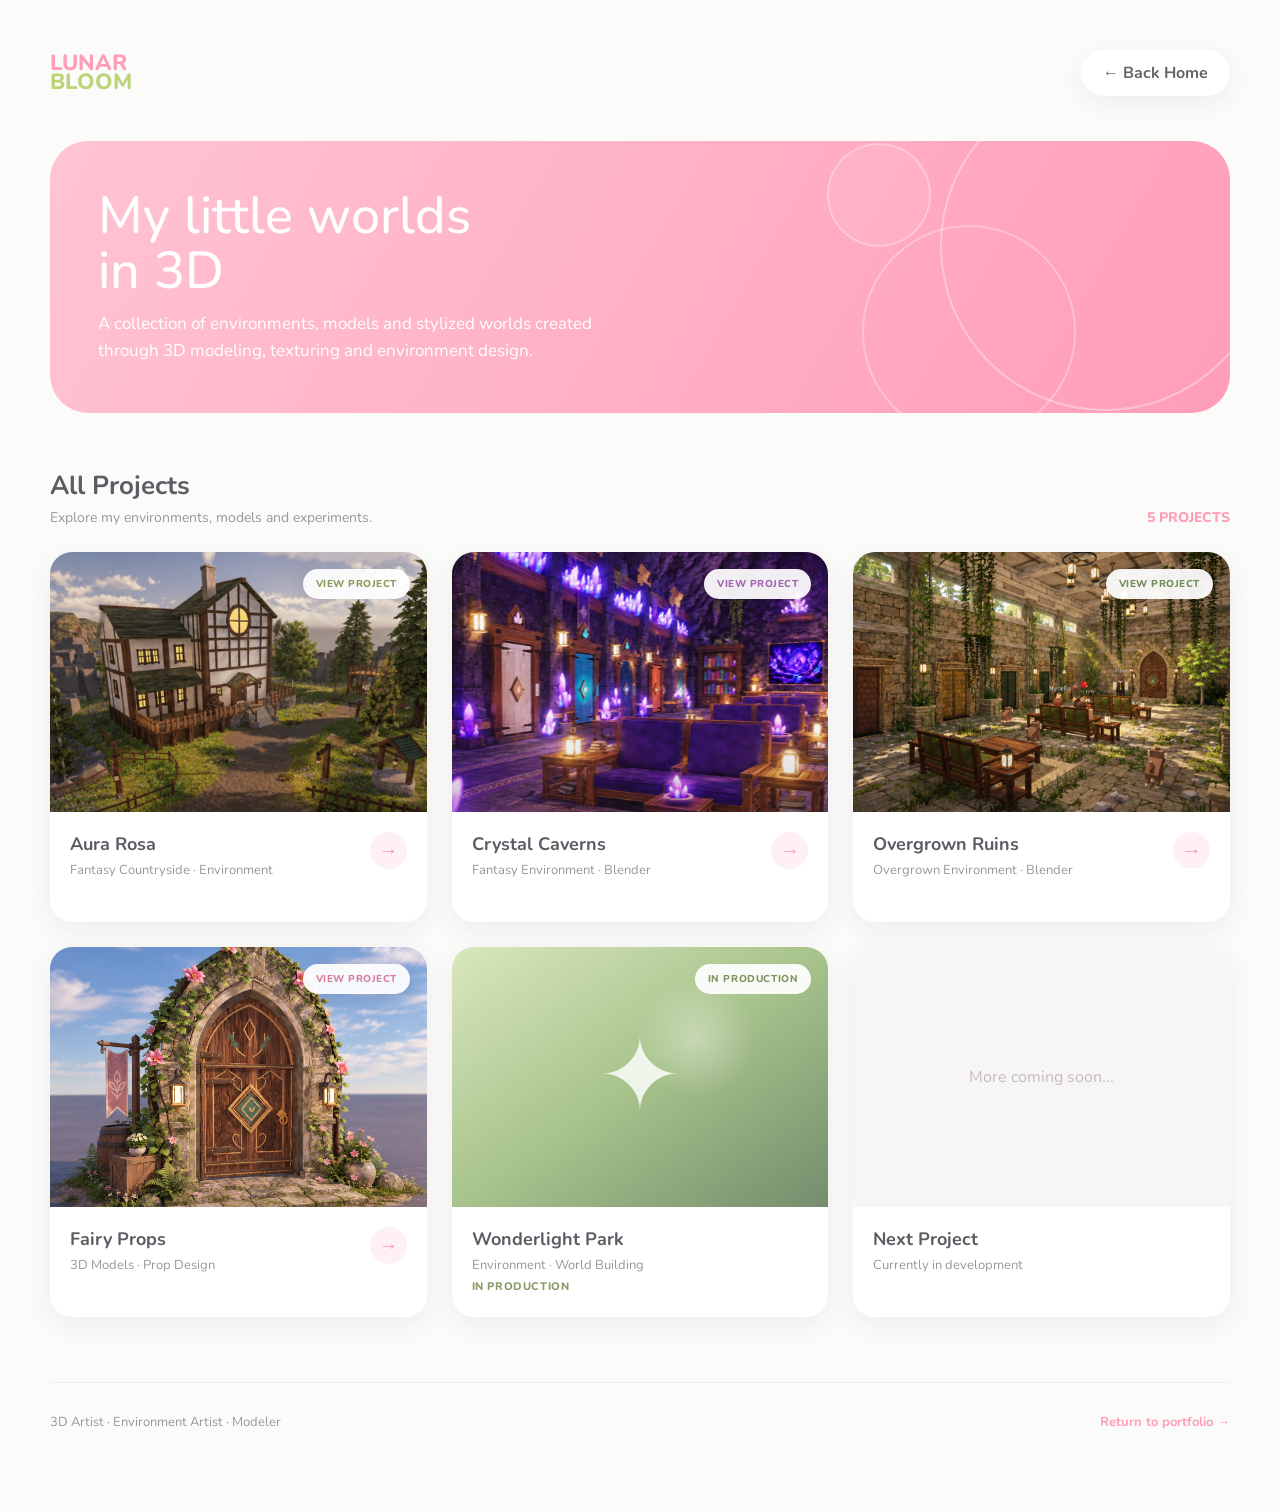
<file: projects.html>
<!DOCTYPE html>
<html lang="en">

<head>
<meta charset="UTF-8">
<meta name="viewport" content="width=device-width, initial-scale=1.0">

<title>My Work | 3D Artist Portfolio</title>

<link rel="preconnect" href="https://fonts.googleapis.com">
<link rel="preconnect" href="https://fonts.gstatic.com" crossorigin>
<link href="https://fonts.googleapis.com/css2?family=Nunito:wght@400;500;600;700;800&display=swap" rel="stylesheet">

<link rel="stylesheet" href="style.css">

<style>
.work-page{min-height:100vh;padding:50px;background:#fbfbfa}
.work-top{max-width:1250px;margin:auto;display:flex;align-items:center;justify-content:space-between}
.work-brand{font-size:22px;font-weight:800;line-height:19px}
.work-brand span{display:block}
.pink{color:#ff9db8}.green{color:#bad477}

.back-home{padding:12px 22px;border-radius:25px;background:#fff;color:#66636b;font-weight:700;box-shadow:0 7px 25px rgba(70,50,60,.07);transition:.2s}
.back-home:hover{transform:translateY(-2px);color:#ff9db8}

/* HERO */
.work-hero{max-width:1250px;min-height:260px;margin:45px auto 55px;padding:48px;position:relative;overflow:hidden;border-radius:38px;background:linear-gradient(120deg,#ffc4d3,#ff9db8);color:#fff}
.work-hero h1{position:relative;z-index:2;margin-bottom:12px;font-size:52px;font-weight:500;line-height:1.05}
.work-hero p{position:relative;z-index:2;max-width:520px;font-size:17px;line-height:1.6}

.hero-decoration{position:absolute;width:330px;height:330px;right:-40px;top:-60px;border:2px solid rgba(255,255,255,.35);border-radius:50%}
.hero-decoration:before,.hero-decoration:after{content:"";position:absolute;border:2px solid rgba(255,255,255,.3);border-radius:50%}
.hero-decoration:before{width:210px;height:210px;left:-80px;bottom:-30px}
.hero-decoration:after{width:100px;height:100px;left:-115px;top:60px;background:rgba(255,255,255,.08)}

/* GALLERY */
.work-content{max-width:1250px;margin:auto}
.work-heading{margin-bottom:25px;display:flex;align-items:flex-end;justify-content:space-between}
.work-heading h2{margin-bottom:5px;font-size:26px}
.work-heading p{color:#99969e;font-size:14px}
.project-count{color:#ff9db8;font-size:14px;font-weight:800}

.gallery{display:grid;grid-template-columns:repeat(3,1fr);gap:25px}

.gallery-card{
position:relative;
overflow:hidden;
border-radius:22px;
background:#fff;
box-shadow:0 8px 28px rgba(70,50,60,.07);
transition:.25s
}

.gallery-card:hover{
transform:translateY(-7px);
box-shadow:0 15px 35px rgba(70,50,60,.12)
}

.gallery-image{
position:relative;
height:260px;
overflow:hidden
}

.gallery-image img{
width:100%;
height:100%;
display:block;
object-fit:cover;
object-position:center;
transition:transform .45s ease,filter .45s ease
}

.gallery-card:hover .gallery-image img{
transform:scale(1.045);
filter:brightness(1.04)
}

.gallery-image.real:after{
content:"";
position:absolute;
inset:0;
background:linear-gradient(180deg,transparent 60%,rgba(25,15,30,.15));
pointer-events:none
}

/* BADGES */
.project-badge{
position:absolute;
z-index:5;
top:17px;
right:17px;
padding:8px 13px;
border-radius:20px;
background:rgba(255,255,255,.93);
font-size:10px;
font-weight:800;
letter-spacing:.5px;
box-shadow:0 4px 15px rgba(30,20,40,.1);
transition:.2s
}

.gallery-card:hover .project-badge{
transform:translateY(-2px);
background:#fff
}

.aura-badge{color:#879c5b}
.crystal-badge{color:#a462b1}
.ruins-badge{color:#718c56}
.fairy-badge{color:#d87e9c}

/* CARD INFORMATION */
.gallery-info{
min-height:110px;
padding:20px;
display:flex;
align-items:flex-start;
justify-content:space-between;
gap:15px
}

.gallery-info h3{
margin-bottom:5px;
font-size:18px
}

.gallery-info p{
color:#99969e;
font-size:13px
}

.gallery-arrow{
width:37px;
height:37px;
flex:0 0 37px;
display:flex;
align-items:center;
justify-content:center;
border-radius:50%;
background:#fff0f4;
color:#ff9db8;
font-size:20px;
transition:.2s
}

.gallery-card:hover .gallery-arrow{
background:#ff9db8;
color:#fff;
transform:translateX(3px)
}

/* WONDERLIGHT PARK */
.wonderlight{
position:relative;
height:260px;
overflow:hidden;
background:
radial-gradient(circle at 65% 35%,rgba(255,255,255,.35),transparent 20%),
linear-gradient(145deg,#d9e7bd,#a8c38c,#758d6d)
}

.wonderlight-symbol{
position:absolute;
left:50%;
top:50%;
transform:translate(-50%,-50%);
color:rgba(255,255,255,.82);
font-size:100px
}

.production-badge{
position:absolute;
z-index:5;
top:17px;
right:17px;
padding:8px 13px;
border-radius:20px;
background:rgba(255,255,255,.93);
color:#81945f;
font-size:10px;
font-weight:800;
letter-spacing:.6px
}

.production-card{cursor:default}

.production-card:hover{
transform:none;
box-shadow:0 8px 28px rgba(70,50,60,.07)
}

.production-status{
display:inline-block;
margin-top:5px;
color:#899b67!important;
font-weight:800!important;
font-size:11px!important;
letter-spacing:.6px
}

/* COMING SOON */
.coming-card{cursor:default}

.coming{
height:260px;
display:flex;
align-items:center;
justify-content:center;
background:#f8f5f5;
color:#c0bbc0
}

.coming-card:hover{transform:none}

/* FOOTER */
.work-footer{
max-width:1250px;
margin:65px auto 0;
padding:30px 0;
display:flex;
align-items:center;
justify-content:space-between;
border-top:1px solid #eee;
color:#99969e;
font-size:13px
}

.work-footer a{
color:#ff9db8;
font-weight:700
}

/* RESPONSIVE */
@media(max-width:900px){
.work-page{padding:25px}
.gallery{grid-template-columns:repeat(2,1fr)}
.work-hero h1{font-size:43px}
}

@media(max-width:600px){
.work-page{padding:18px}
.work-hero{margin-top:30px;padding:35px 25px}
.work-hero h1{font-size:37px}
.gallery{grid-template-columns:1fr}
.gallery-image,.wonderlight,.coming{height:230px}
.work-heading{align-items:flex-start;flex-direction:column;gap:10px}
.work-footer{align-items:flex-start;flex-direction:column;gap:10px}
}
</style>

</head>

<body>

<div class="work-page">

<!-- TOP -->
<header class="work-top">

<a href="index.html" class="work-brand">
<span class="pink">LUNAR</span>
<span class="green">BLOOM</span>
</a>

<a href="index.html" class="back-home">
← Back Home
</a>

</header>


<!-- HERO -->
<section class="work-hero">

<h1>
My little worlds<br>
in 3D
</h1>

<p>
A collection of environments, models and
stylized worlds created through 3D modeling,
texturing and environment design.
</p>

<div class="hero-decoration"></div>

</section>


<!-- PROJECTS -->
<main class="work-content">

<div class="work-heading">

<div>
<h2>All Projects</h2>
<p>Explore my environments, models and experiments.</p>
</div>

<span class="project-count">
5 PROJECTS
</span>

</div>


<div class="gallery">


<!-- AURA ROSA -->
<a href="aura-rosa.html" class="gallery-card">

<div class="gallery-image real">

<img
src="aura-rosa-hero.png"
alt="Aura Rosa fantasy countryside environment"
>

<span class="project-badge aura-badge">
VIEW PROJECT
</span>

</div>

<div class="gallery-info">

<div>
<h3>Aura Rosa</h3>
<p>Fantasy Countryside · Environment</p>
</div>

<span class="gallery-arrow">→</span>

</div>

</a>


<!-- CRYSTAL CAVERNS -->
<a href="crystal-caverns.html" class="gallery-card">

<div class="gallery-image real">

<img
src="crystal-caverns-card.png"
alt="Crystal Caverns 3D environment"
>

<span class="project-badge crystal-badge">
VIEW PROJECT
</span>

</div>

<div class="gallery-info">

<div>
<h3>Crystal Caverns</h3>
<p>Fantasy Environment · Blender</p>
</div>

<span class="gallery-arrow">→</span>

</div>

</a>


<!-- OVERGROWN RUINS -->
<a href="overgrown-ruins.html" class="gallery-card">

<div class="gallery-image real">

<img
src="overgrown-ruins-hero.png"
alt="Overgrown Ruins 3D environment"
>

<span class="project-badge ruins-badge">
VIEW PROJECT
</span>

</div>

<div class="gallery-info">

<div>
<h3>Overgrown Ruins</h3>
<p>Overgrown Environment · Blender</p>
</div>

<span class="gallery-arrow">→</span>

</div>

</a>


<!-- FAIRY PROPS -->
<a href="fairy-props.html" class="gallery-card">

<div class="gallery-image real">

<img
src="fairy-props-hero.png"
alt="Fairy Props fantasy doorway"
>

<span class="project-badge fairy-badge">
VIEW PROJECT
</span>

</div>

<div class="gallery-info">

<div>
<h3>Fairy Props</h3>
<p>3D Models · Prop Design</p>
</div>

<span class="gallery-arrow">→</span>

</div>

</a>


<!-- WONDERLIGHT PARK -->
<article class="gallery-card production-card">

<div class="wonderlight">

<span class="wonderlight-symbol">
✦
</span>

<span class="production-badge">
IN PRODUCTION
</span>

</div>

<div class="gallery-info">

<div>

<h3>Wonderlight Park</h3>

<p>
Environment · World Building
</p>

<span class="production-status">
IN PRODUCTION
</span>

</div>

</div>

</article>


<!-- FUTURE PROJECT -->
<article class="gallery-card coming-card">

<div class="coming">
<span>More coming soon...</span>
</div>

<div class="gallery-info">

<div>
<h3>Next Project</h3>
<p>Currently in development</p>
</div>

</div>

</article>


</div>

</main>


<!-- FOOTER -->
<footer class="work-footer">

<span>
3D Artist · Environment Artist · Modeler
</span>

<a href="index.html">
Return to portfolio →
</a>

</footer>

</div>

</body>

</html>

<!-- ===== COMPLETE PROJECTS.HTML - END ===== -->
</file>
<file: style.css>
:root{--pink:#ff9db8;--light:#ffc4d3;--green:#bad477;--text:#5d5b64;--muted:#96939b;--white:#fff;--bg:#faf9f8;--shadow:0 8px 25px rgba(70,50,60,.07)}
*{box-sizing:border-box;margin:0;padding:0}
html{scroll-behavior:smooth}
body{font-family:"Nunito",sans-serif;background:var(--bg);color:var(--text)}
a{text-decoration:none;color:inherit}
button,input{font:inherit}
button{border:0;cursor:pointer;background:none}

.portfolio{min-height:100vh;display:grid;grid-template-columns:275px minmax(600px,1fr) 340px;background:#fbfbfa}

/* LEFT */
.sidebar{position:relative;min-height:100vh;padding-top:60px;background:#fff;border-right:1px solid #eee}
.brand{margin:0 0 40px 65px;font-size:24px;font-weight:800;line-height:21px}
.brand span{display:block}
.brand-pink{color:var(--pink)}
.brand-green{color:var(--green)}
.current-project{height:64px;margin-bottom:28px;padding-left:48px;display:flex;align-items:center;gap:35px;border-radius:0 34px 34px 0;background:linear-gradient(90deg,var(--light),var(--pink));color:#fff;font-weight:700;box-shadow:0 8px 25px rgba(255,157,184,.2)}
.current-icon{font-size:23px}
.main-nav,.account-nav{display:flex;flex-direction:column}
.nav-item{width:100%;height:68px;padding:0 48px;display:flex;align-items:center;gap:22px;color:#68666e;font-size:15px;font-weight:700;text-align:left;transition:.2s}
.nav-item:hover{background:#fff5f7;color:var(--pink)}
.nav-icon{width:22px;text-align:center;font-size:20px}
.sidebar-line{height:1px;margin:10px 48px 25px;background:#e9e7e7}
.help{position:absolute;left:48px;right:45px;bottom:45px;display:flex;align-items:center;gap:15px}
.help-circle{width:21px;height:21px;display:flex;align-items:center;justify-content:center;border-radius:50%;background:#777;color:#fff;font-size:12px}
.help button{margin-left:auto}

/* CENTER + TOP */
.content{min-width:0;padding:50px 28px}
.topbar{height:57px;margin-bottom:55px;display:flex;gap:22px}
.search{flex:1;display:flex;align-items:center;padding:0 23px;border-radius:13px;background:#fff;box-shadow:var(--shadow)}
.search-symbol{margin-right:15px;color:var(--pink);font-size:27px}
.search input{width:100%;border:0;outline:0;background:transparent;color:var(--text);font-size:16px}
.search input::placeholder{color:#aaa7ad}
.top-actions{display:flex;gap:12px}
.top-actions button{width:57px;height:57px;border:4px solid #ffc7d5;border-radius:14px;background:linear-gradient(145deg,#ffb8ca,#ff91ad);color:#fff;font-size:22px;box-shadow:0 7px 15px rgba(240,121,153,.22)}

/* HERO */
.hero{position:relative;height:300px;overflow:hidden;border-radius:40px;background:linear-gradient(120deg,#ffc3d2,var(--pink));box-shadow:var(--shadow)}
.hero-copy{position:relative;z-index:10;width:58%;padding:43px 0 0 42px;color:#fff}
.hero-copy h1{margin-bottom:10px;font-size:clamp(38px,3vw,51px);font-weight:500;line-height:1.05}
.hero-copy p{margin-bottom:24px;font-size:18px}
.hero-actions{display:flex;gap:14px}
.primary-button,.secondary-button{min-width:140px;height:42px;padding:0 20px;display:flex;align-items:center;justify-content:center;border-radius:24px;font-size:14px;font-weight:700}
.primary-button{background:#fff;color:var(--text)}
.secondary-button{border:2px solid #fff;color:#fff}
.hero-visual{position:absolute;inset:0 0 0 auto;width:52%}
.fairy-wing{position:absolute;top:45px;width:105px;height:180px;border:2px solid rgba(255,255,255,.55);background:rgba(255,255,255,.12)}
.wing-left{left:30px;border-radius:90% 20% 75% 30%;transform:rotate(-25deg)}
.wing-right{right:25px;border-radius:20% 90% 30% 75%;transform:rotate(25deg)}
.cottage{position:absolute;right:75px;bottom:10px;z-index:5;width:205px;height:230px}
.cottage-top{position:absolute;left:15px;width:175px;height:92px;border:9px solid #9caf75;border-radius:95px 95px 25px 25px;background:#efd0bd}
.cottage-main{position:absolute;left:25px;bottom:0;width:155px;height:170px;border:8px solid #b78b70;border-radius:72px 72px 14px 14px;background:linear-gradient(90deg,#f4b1c1,#ffd4dd)}
.cottage-window{position:absolute;top:18px;left:50%;width:48px;height:52px;transform:translateX(-50%);border:6px solid #ad8367;border-radius:26px 26px 5px 5px;background:#fff3c4}
.cottage-door{position:absolute;bottom:0;left:50%;width:68px;height:96px;transform:translateX(-50%);border:6px solid #ad8367;border-radius:35px 35px 0 0;background:#efa6b8}
.door-window{position:absolute;top:12px;left:14px;width:28px;height:28px;border-radius:50%;background:#fff0c0}
.door-handle{position:absolute;top:53px;right:8px;width:7px;height:7px;border-radius:50%;background:#8e694f}
.hero-flower{position:absolute;z-index:8;color:#fff4f6}
.flower-1{right:45px;top:28px;font-size:43px}.flower-2{right:245px;top:30px;font-size:31px}.flower-3{right:30px;bottom:27px;font-size:47px}.flower-4{right:270px;bottom:19px;font-size:39px}.flower-5{right:220px;bottom:78px;font-size:28px}
.hero-dots{height:55px;display:flex;align-items:center;justify-content:center;gap:9px}
.hero-dot{width:10px;height:10px;border-radius:50%;background:#f1e3e7}.hero-dot.active{background:var(--pink)}

/* PROJECTS */
.projects{margin-bottom:25px}
.section-header,.panel-heading{display:flex;align-items:center;justify-content:space-between}
.section-header{margin-bottom:17px}
.section-header h2,.panel-heading h2{font-size:20px}
.section-header button,.panel-heading button{color:var(--pink);font-weight:700}
.project-cards{display:grid;grid-template-columns:repeat(3,minmax(0,1fr));gap:20px}
.project-card{overflow:hidden;border-radius:17px;background:#fff;box-shadow:var(--shadow);transition:.2s}
.project-card:hover{transform:translateY(-4px)}
.project-preview{position:relative;height:190px;overflow:hidden}
.project-bottom{height:55px;padding:0 14px;display:flex;align-items:center;justify-content:space-between}
.project-bottom h3{font-size:15px}

/* FLORAL CARD */
.floral-preview{background:linear-gradient(135deg,#d9e7b4,#f7d0d9,#fff4df)}
.preview-cottage{position:absolute;left:50%;bottom:10px;width:120px;height:145px;transform:translateX(-50%)}
.preview-roof{position:absolute;left:5px;width:110px;height:75px;border:8px solid #9db271;border-radius:60px 60px 20px 20px;background:#e9b7a5}
.preview-house{position:absolute;left:13px;bottom:0;width:95px;height:105px;border:7px solid #a88268;border-radius:45px 45px 8px 8px;background:#f5b6c4}
.preview-flower{position:absolute;color:#fff;font-size:34px}
.pf1{left:20px;top:20px}.pf2{right:25px;top:50px}.pf3{left:25px;bottom:15px}

/* CRYSTAL CARD */
.crystal-preview{background:linear-gradient(145deg,#d9d0dc,#caa5bd,#807383)}
.crystal{position:absolute;bottom:25px;width:55px;background:linear-gradient(135deg,#ffe3ff,#ff9de0,#c865d6);clip-path:polygon(50% 0,100% 35%,80% 100%,20% 100%,0 35%)}
.c1{height:130px;left:40%}.c2{height:90px;left:20%;transform:rotate(-10deg)}.c3{height:105px;right:17%;transform:rotate(12deg)}.c4{height:70px;left:59%}.c5{height:55px;left:8%;transform:rotate(-18deg)}

/* RUINS CARD */
.ruins-preview{background:linear-gradient(135deg,#f2e8d2,#c8d8a7,#b6c98f)}
.ruin-column{position:absolute;bottom:20px;width:28px;background:#b7aa95}
.rc1{left:50px;height:125px}.rc2{left:120px;height:150px}.rc3{right:50px;height:115px}
.ruin-arch{position:absolute;left:73px;bottom:80px;width:115px;height:90px;border:17px solid #b7aa95;border-bottom:0;border-radius:70px 70px 0 0}
.ruin-plant{position:absolute;color:#fff;font-size:28px}
.plant1{left:18px;bottom:17px}.plant2{right:15px;bottom:28px}

/* ABOUT + SKILLS */
.information{display:grid;grid-template-columns:repeat(2,minmax(0,1fr));gap:20px}
.information-card{position:relative;min-height:120px;padding:20px;display:flex;align-items:center;border-radius:17px;background:#fff;box-shadow:var(--shadow)}
.information-icon{flex:0 0 65px;width:65px;height:65px;margin-right:18px;display:flex;align-items:center;justify-content:center;border-radius:50%;background:#ffb4c7;color:#fff;font-size:28px}
.information-copy h3{margin-bottom:5px;font-size:17px}
.information-copy p{color:var(--muted);font-size:13px;line-height:1.5}
.card-options{position:absolute;top:18px;right:18px}

/* RIGHT PANEL */
.profile-panel{padding:52px 35px 45px 28px;background:#fff;border-left:1px solid #eee}
.profile{margin-bottom:30px}
.profile-top{display:flex;align-items:center;justify-content:space-between}
.profile-name strong,.profile-name span{display:block}
.profile-name span{margin-top:3px;color:var(--muted);font-size:12px}
.avatar{width:72px;height:72px;display:flex;align-items:center;justify-content:center;border:1px solid #ffd4de;border-radius:50%;background:#fffafb;font-size:31px}
.socials{display:flex;gap:15px;margin:-4px 0 20px}
.socials a:hover{color:var(--pink)}
.palette-title{display:block;margin-bottom:8px;font-size:13px}
.palette{width:160px;height:18px;display:flex;overflow:hidden;border-radius:4px}
.palette span{flex:1}.palette-green{background:#bed778}.palette-pink{background:#f5aec0}.palette-cream{background:#f8e8dc}
.artist-info{margin-bottom:35px}
.panel-heading{margin-bottom:16px}
.panel-heading p{margin-top:3px;color:var(--muted);font-size:12px}

/* RIGHT PROJECT LIST */
.project-pages{margin-bottom:45px}
.side-project{width:100%;min-height:80px;margin-bottom:10px;padding:10px 12px;display:grid;grid-template-columns:58px 1fr 20px;align-items:center;gap:12px;border-radius:15px;background:#fff3f6;text-align:left;transition:.2s}
.side-project:hover{transform:translateX(3px);background:#ffedf2}
.side-image{width:58px;height:58px;display:flex;align-items:center;justify-content:center;border-radius:12px;background:#fff;font-size:27px}
.side-project-text strong,.side-project-text span{display:block}
.side-project-text strong{font-size:12px}
.side-project-text span{margin-top:3px;color:var(--muted);font-size:11px}
.side-arrow{color:var(--pink);font-size:27px}
.floral-side{color:#e99caf}.crystal-side{color:#d774d8}.ruins-side{color:#8fa26b}.props-side{color:#bd8d67}

/* CONTACT */
.contact-box{min-height:125px;padding:20px;display:grid;grid-template-columns:42px 1fr 20px;gap:12px;border-radius:17px;background:linear-gradient(145deg,#ffb9ca,var(--pink));color:#fff;box-shadow:var(--shadow)}
.contact-icon{font-size:27px}
.contact-copy strong,.contact-copy span{display:block}
.contact-copy span{margin-top:7px;font-size:12px;line-height:1.45}
.contact-arrow{align-self:end;font-size:22px}

/* SETTINGS */
.settings-overlay{position:fixed;inset:0;z-index:100;display:none;align-items:center;justify-content:center;padding:20px;background:rgba(60,45,50,.35);backdrop-filter:blur(4px)}
.settings-overlay.open{display:flex}
.settings-window{position:relative;width:min(420px,100%);padding:38px;border-radius:24px;background:#fff;box-shadow:0 20px 60px rgba(0,0,0,.15)}
.settings-window h2{margin-bottom:10px}
.settings-window p{color:var(--muted)}
.settings-close{position:absolute;top:12px;right:18px;font-size:28px}

/* RESPONSIVE */
@media(max-width:1200px){
    .portfolio{grid-template-columns:230px minmax(560px,1fr)}
    .profile-panel{display:none}
    .nav-item{padding:0 35px}
    .current-project{padding-left:35px}
    .brand{margin-left:48px}
}

@media(max-width:850px){
    .portfolio{display:block}
    .sidebar{min-height:auto;padding:20px}
    .brand{margin:0 0 18px}
    .current-project,.sidebar-line,.account-nav,.help{display:none}
    .main-nav{flex-direction:row;overflow-x:auto}
    .nav-item{width:auto;height:45px;padding:0 15px;white-space:nowrap}
    .content{padding:25px 18px 45px}
    .topbar{margin-bottom:25px}
    .hero{height:370px}
    .hero-copy{width:100%;padding:35px 30px}
    .hero-visual{width:70%;opacity:.5}
    .project-cards,.information{grid-template-columns:1fr}
    .project-preview{height:240px}
}

@media(max-width:520px){
    .top-actions{display:none}
    .nav-icon{display:none}
    .nav-item{padding:0 11px;font-size:13px}
    .hero{height:410px;border-radius:28px}
    .hero-copy{padding:30px 24px}
    .hero-copy h1{font-size:38px}
    .hero-copy p{font-size:16px}
    .hero-actions{flex-direction:column;align-items:flex-start}
    .hero-visual{width:100%;transform:translate(75px,105px) scale(.8)}
    .project-preview{height:210px}
}

/* ===== COMPLETE CSS - END ===== */
</file>
